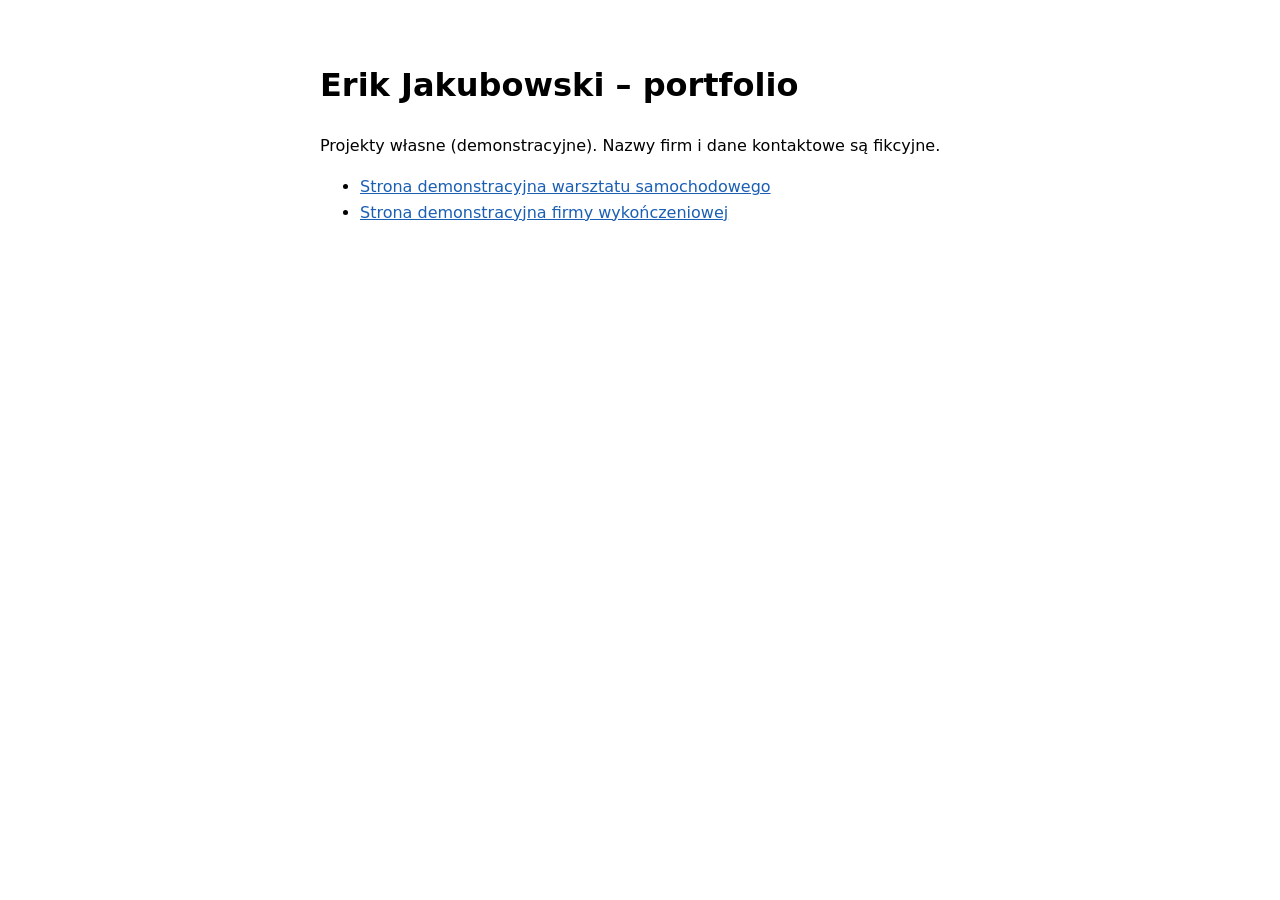
<file: index.html>
<!doctype html><html lang="pl"><head><meta charset="utf-8"><meta name="viewport" content="width=device-width,initial-scale=1"><title>Portfolio – Erik Jakubowski</title><style>body{font-family:system-ui,sans-serif;max-width:640px;margin:60px auto;padding:0 20px;line-height:1.6}a{color:#1a5fb4}</style></head><body><h1>Erik Jakubowski – portfolio</h1><p>Projekty własne (demonstracyjne). Nazwy firm i dane kontaktowe są fikcyjne.</p><ul><li><a href="warsztat/">Strona demonstracyjna warsztatu samochodowego</a></li><li><a href="wykonczenia/">Strona demonstracyjna firmy wykończeniowej</a></li></ul></body></html>
</file>
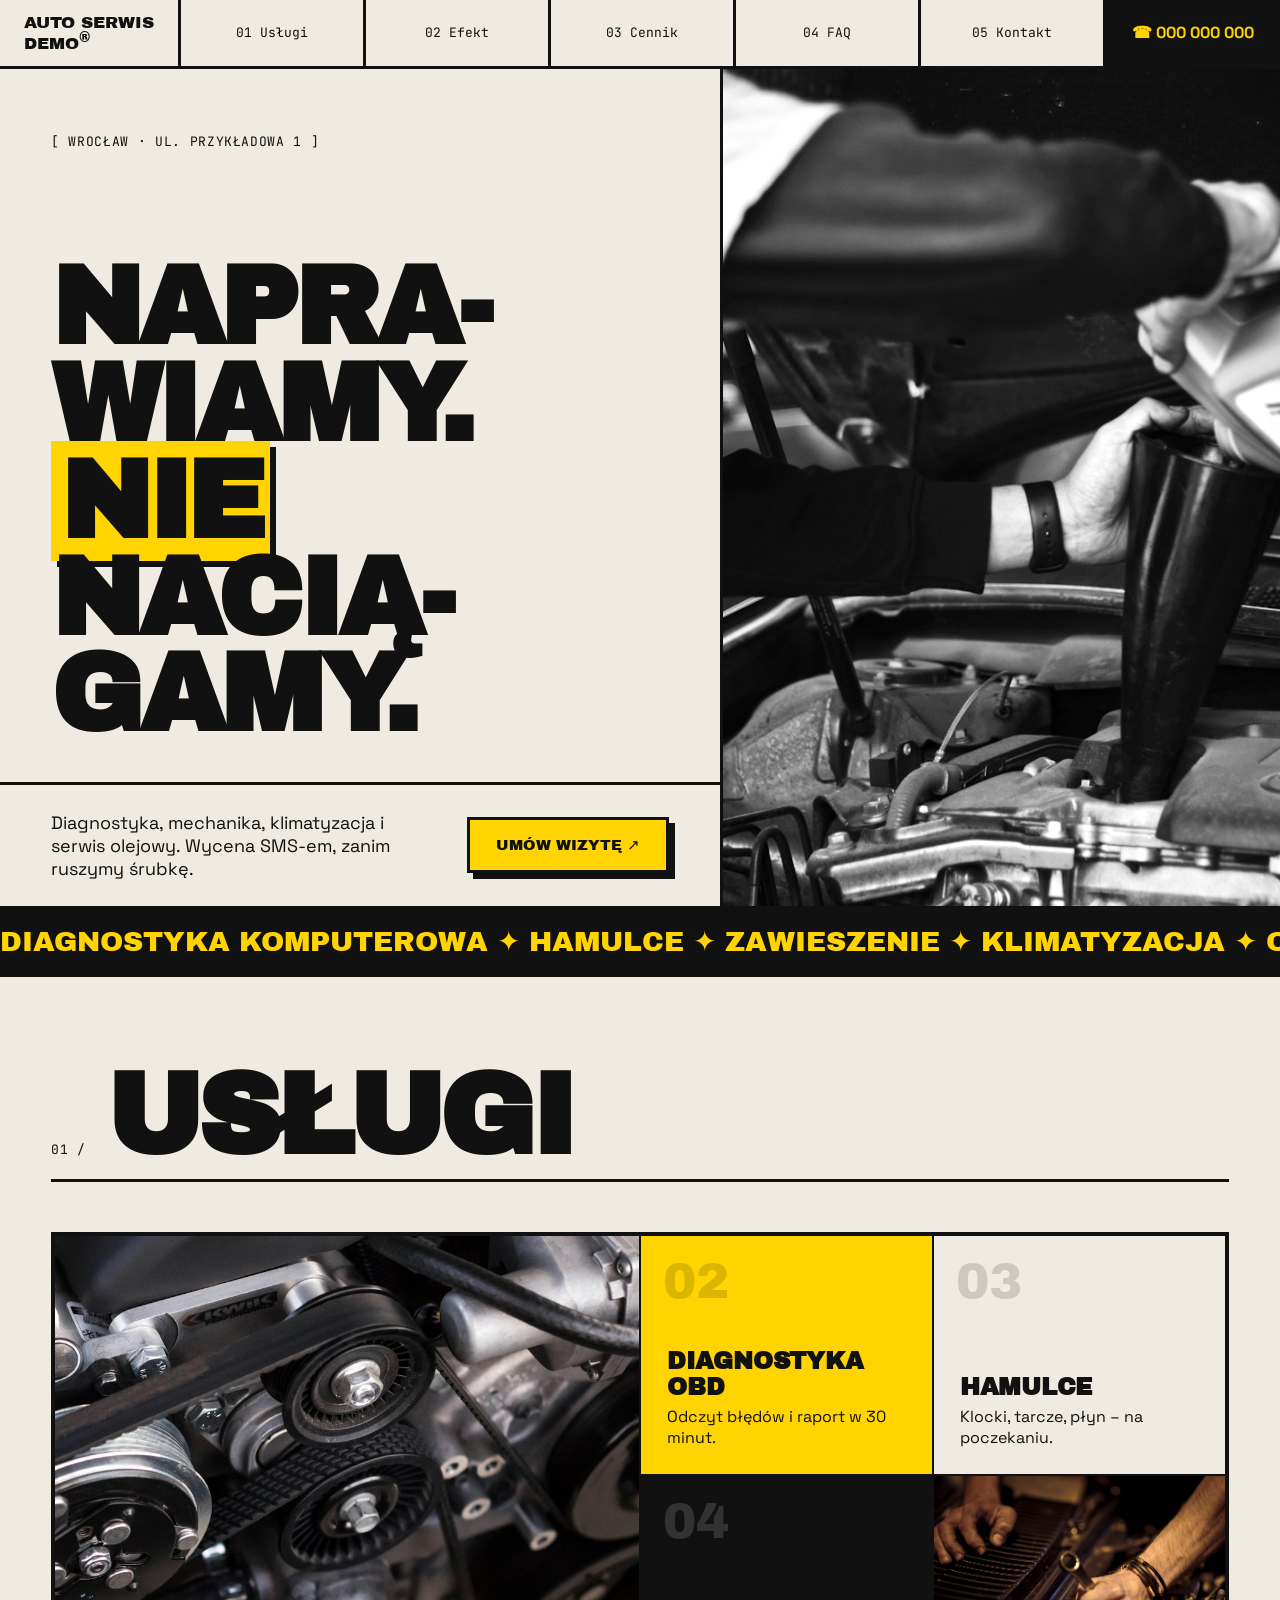
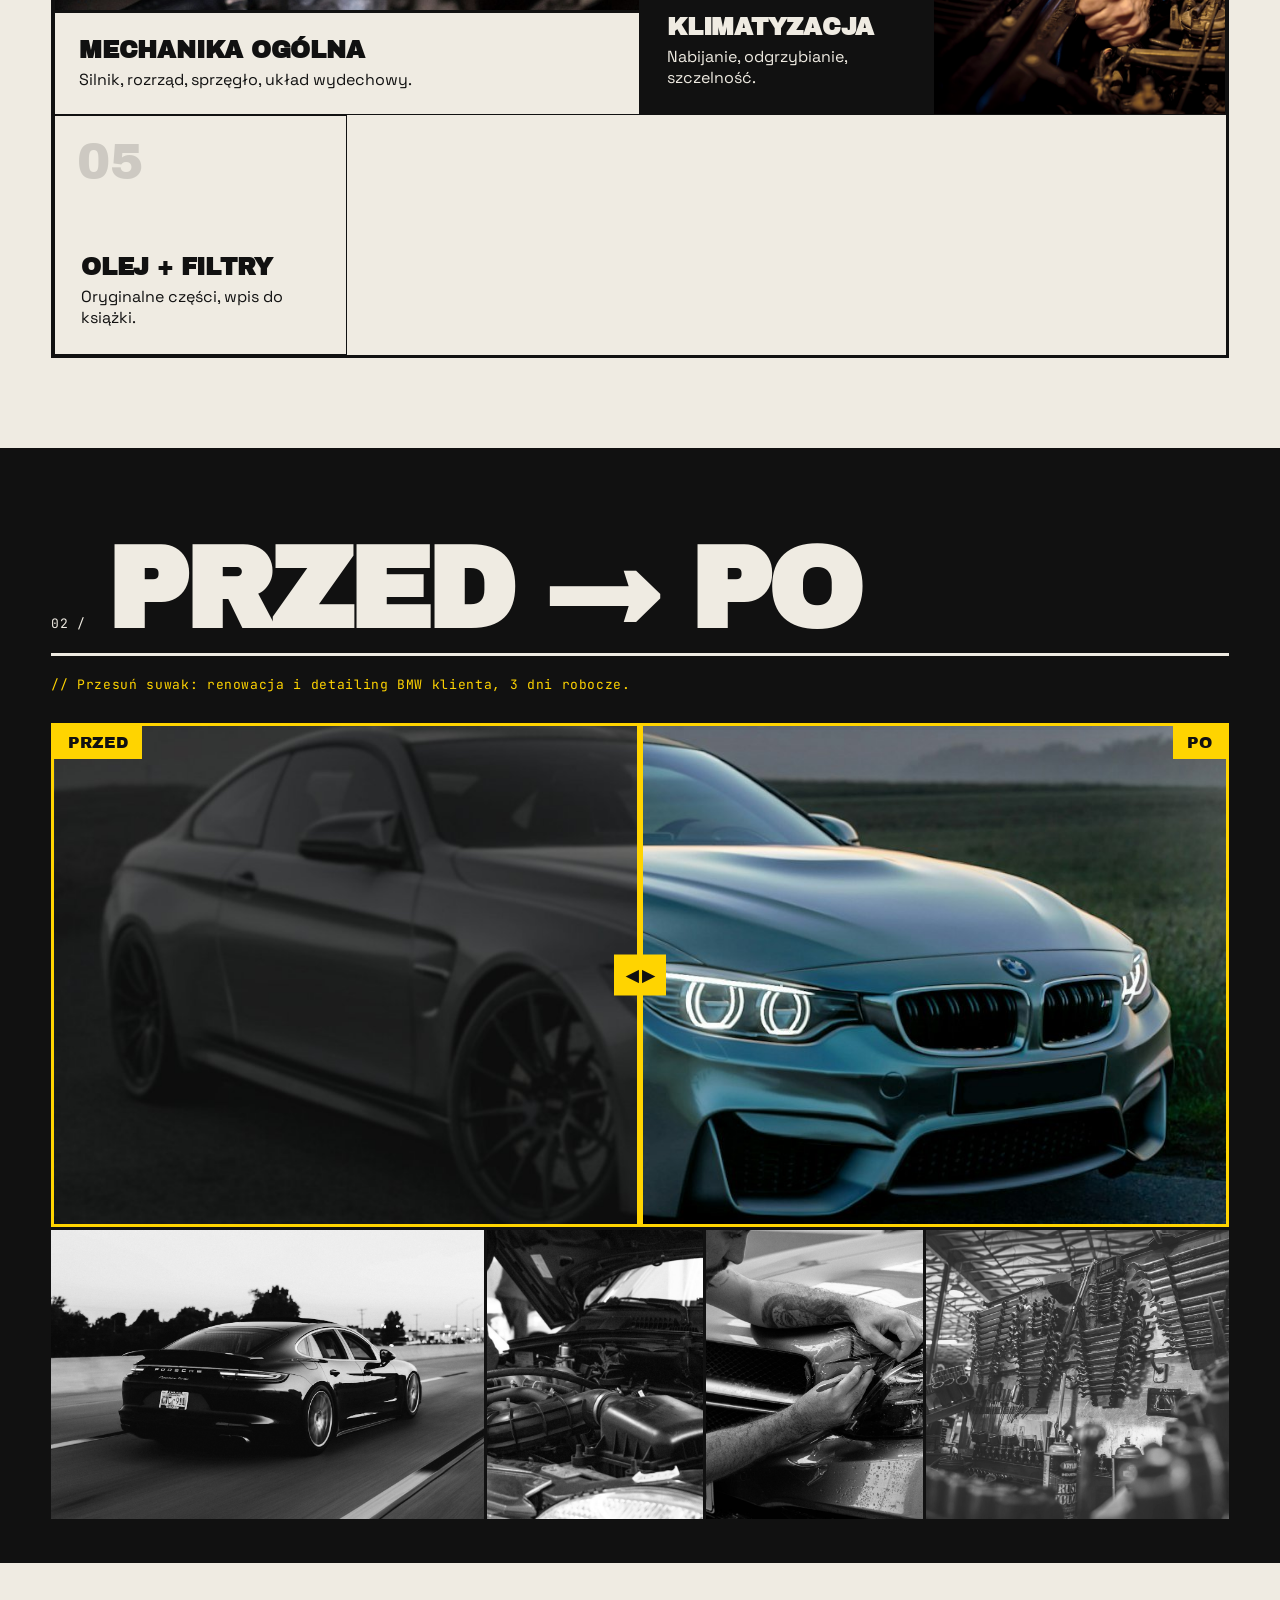
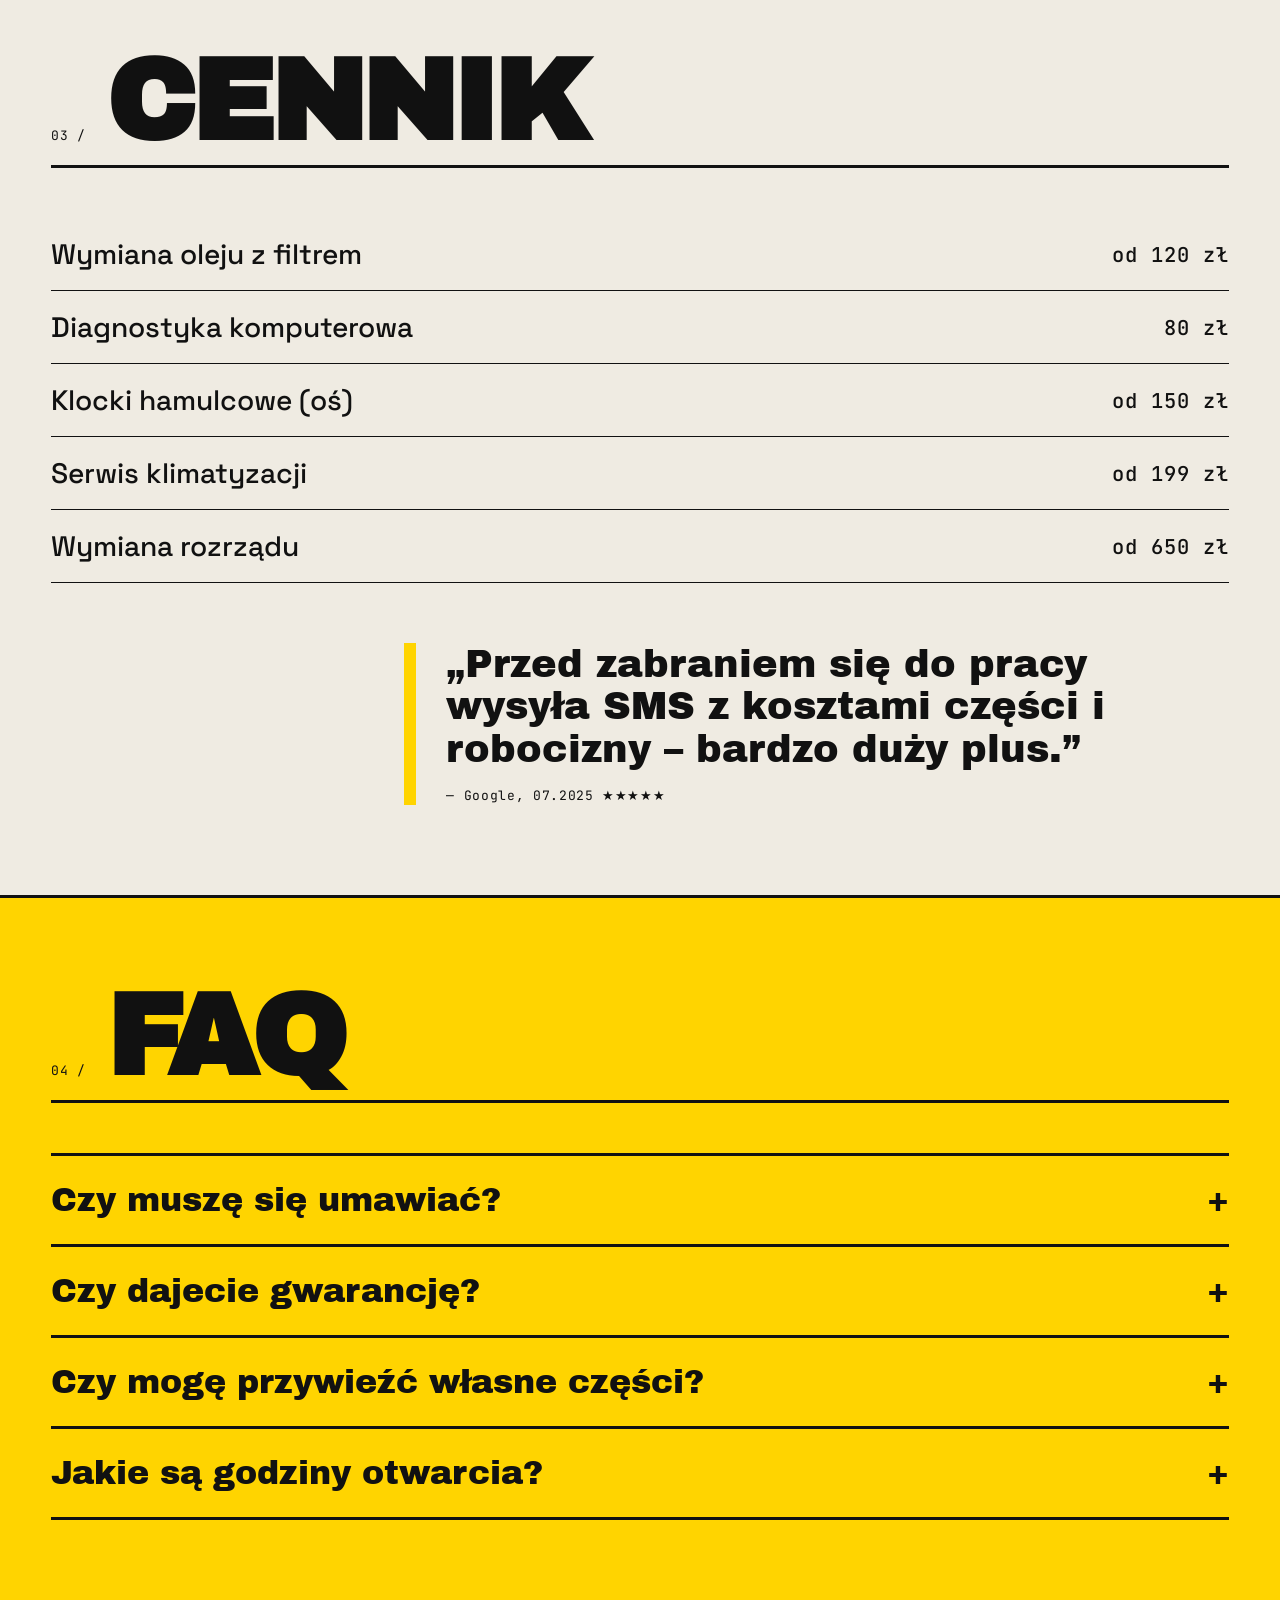
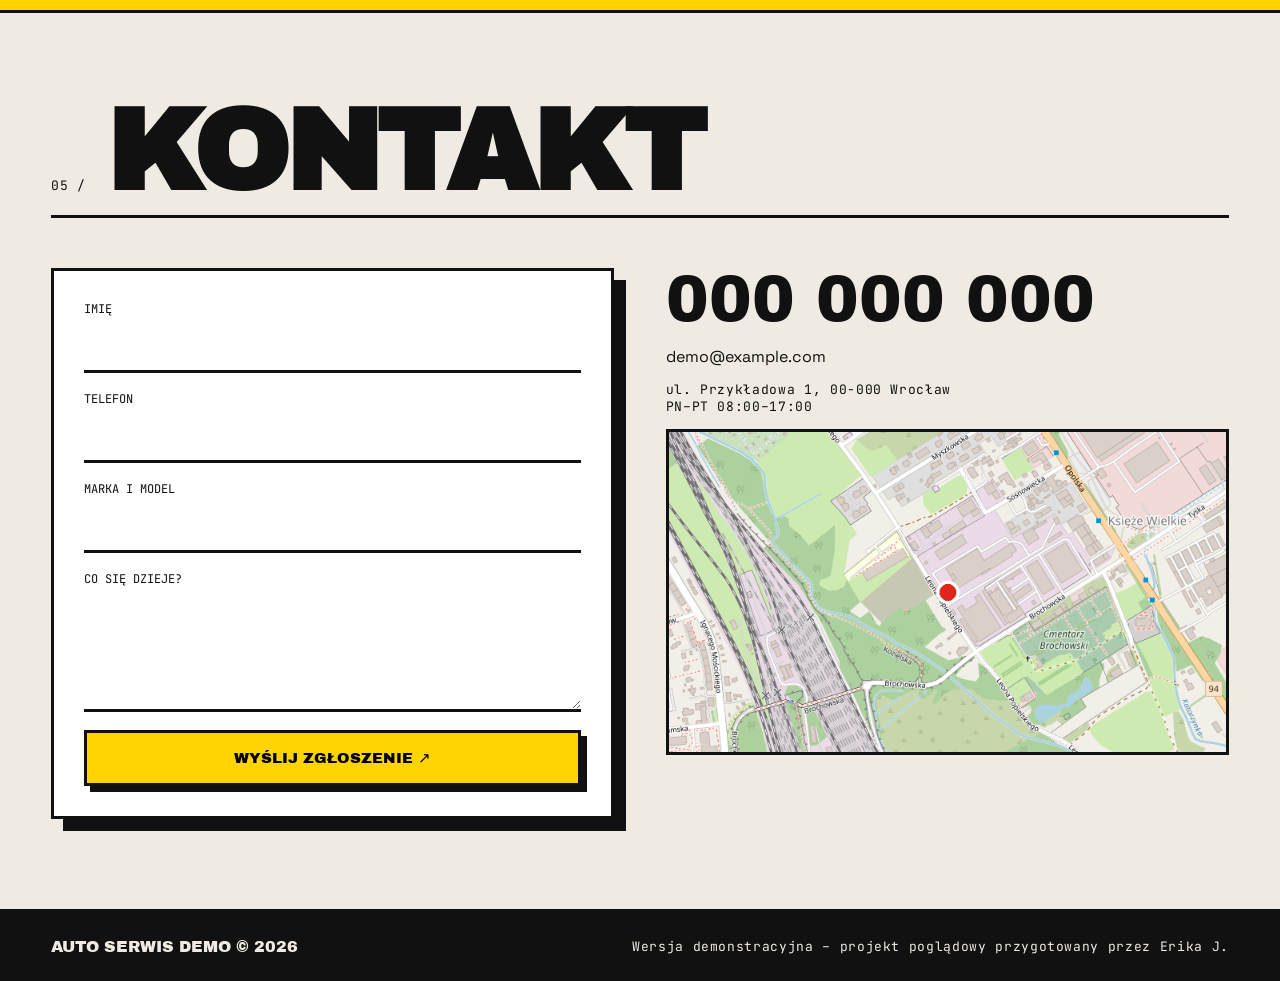
<file: warsztat/index.html>
<!DOCTYPE html><html lang="pl"><head><meta charset="utf-8"><meta name="viewport" content="width=device-width,initial-scale=1">
<title>Auto Serwis Demo – mechanika samochodowa Wrocław</title>
<link href="https://fonts.googleapis.com/css2?family=Archivo+Black&family=Space+Grotesk:wght@400;500;700&family=JetBrains+Mono:wght@500&display=swap" rel="stylesheet">
<link rel="stylesheet" href="style.css"></head><body>
<header class="top"><a href="#top" class="logo">AUTO SERWIS<br>DEMO<sup>®</sup></a>
<nav id="menu"><a href="#uslugi">01 Usługi</a><a href="#efekt">02 Efekt</a><a href="#cennik">03 Cennik</a><a href="#faq">04 FAQ</a><a href="#kontakt">05 Kontakt</a></nav>
<a href="tel:000000000" class="call">☎ 000 000 000</a><button class="burger" aria-label="Menu" aria-expanded="false">MENU</button></header>
<section class="hero" id="top">
<div class="h-txt"><p class="mono">[ WROCŁAW · UL. PRZYKŁADOWA 1 ]</p><h1>NAPRA&shy;WIAMY.<br><em>NIE</em> NACIĄ&shy;GAMY.</h1></div>
<div class="h-img"><img src="img/m-hero.jpg" alt="Mechanik przy pracy"></div>
<div class="h-box y"><b>4,8★</b><span>63 opinie Google</span></div>
<div class="h-box"><p>Diagnostyka, mechanika, klimatyzacja i serwis olejowy. Wycena SMS‑em, zanim ruszymy śrubkę.</p><a href="#kontakt" class="btn">UMÓW WIZYTĘ ↗</a></div></section>
<div class="marquee"><div>DIAGNOSTYKA KOMPUTEROWA ✦ HAMULCE ✦ ZAWIESZENIE ✦ KLIMATYZACJA ✦ OLEJ I FILTRY ✦ ROZRZĄD ✦ SPRZĘGŁA ✦ DIAGNOSTYKA KOMPUTEROWA ✦ HAMULCE ✦ ZAWIESZENIE ✦ KLIMATYZACJA ✦ OLEJ I FILTRY ✦ ROZRZĄD ✦ SPRZĘGŁA ✦&nbsp;</div></div>
<section id="uslugi" class="sec"><div class="head"><span class="mono">01 /</span><h2>USŁUGI</h2></div>
<div class="bento">
<article class="t big"><img src="img/m-engine.jpg" alt=""><div><h3>Mechanika ogólna</h3><p>Silnik, rozrząd, sprzęgło, układ wydechowy.</p></div></article>
<article class="t y"><span class="n">02</span><h3>Diagnostyka OBD</h3><p>Odczyt błędów i raport w 30 minut.</p></article>
<article class="t"><span class="n">03</span><h3>Hamulce</h3><p>Klocki, tarcze, płyn – na poczekaniu.</p></article>
<article class="t blk"><span class="n">04</span><h3>Klimatyzacja</h3><p>Nabijanie, odgrzybianie, szczelność.</p></article>
<article class="t img2"><img src="img/m-hands.jpg" alt=""></article>
<article class="t"><span class="n">05</span><h3>Olej + filtry</h3><p>Oryginalne części, wpis do książki.</p></article></div></section>
<section id="efekt" class="sec blk-bg"><div class="head"><span class="mono">02 /</span><h2>PRZED → PO</h2></div><p class="mono lead">// Przesuń suwak: renowacja i detailing BMW klienta, 3 dni robocze.</p>
<div class="ba" id="ba"><img src="img/after.jpg" alt="Po"><div class="ba-before"><img src="img/before.jpg" alt="Przed"></div><span class="tag l">PRZED</span><span class="tag r">PO</span><div class="ba-handle"></div><input type="range" min="0" max="100" value="50" aria-label="Porównanie"></div>
<div class="strip"><img src="img/m-car2.jpg" alt=""><img src="img/m-hood.jpg" alt=""><img src="img/m-light.jpg" alt=""><img src="img/m-shop.jpg" alt=""></div></section>
<section id="cennik" class="sec"><div class="head"><span class="mono">03 /</span><h2>CENNIK</h2></div>
<table class="price"><tr><td>Wymiana oleju z filtrem</td><td class="mono">od 120 zł</td></tr><tr><td>Diagnostyka komputerowa</td><td class="mono">80 zł</td></tr><tr><td>Klocki hamulcowe (oś)</td><td class="mono">od 150 zł</td></tr><tr><td>Serwis klimatyzacji</td><td class="mono">od 199 zł</td></tr><tr><td>Wymiana rozrządu</td><td class="mono">od 650 zł</td></tr></table>
<div class="quote"><p>„Przed zabraniem się do pracy wysyła SMS z kosztami części i robocizny – bardzo duży plus.”</p><span class="mono">— Google, 07.2025 ★★★★★</span></div></section>
<section id="faq" class="sec y-bg"><div class="head"><span class="mono">04 /</span><h2>FAQ</h2></div><div class="faq">
<details><summary>Czy muszę się umawiać?</summary><p>Najlepiej tak – telefonicznie lub formularzem. Drobne naprawy robimy też „z ulicy”.</p></details>
<details><summary>Czy dajecie gwarancję?</summary><p>12 miesięcy na robociznę i gwarancja producenta na części.</p></details>
<details><summary>Czy mogę przywieźć własne części?</summary><p>Tak, ale wtedy gwarancja obejmuje tylko robociznę.</p></details>
<details><summary>Jakie są godziny otwarcia?</summary><p>Poniedziałek–piątek 8:00–17:00. Weekend zamknięte.</p></details></div></section>
<section id="kontakt" class="sec"><div class="head"><span class="mono">05 /</span><h2>KONTAKT</h2></div><div class="ct">
<form id="form" novalidate><label>IMIĘ<input name="name" required minlength="2"></label><label>TELEFON<input name="phone" type="tel" required pattern="[0-9 +]{9,15}"></label><label>MARKA I MODEL<input name="car" required></label><label>CO SIĘ DZIEJE?<textarea name="msg" rows="4" required minlength="10"></textarea></label><button class="btn" type="submit">WYŚLIJ ZGŁOSZENIE ↗</button><div class="ok" hidden>✔ ZGŁOSZENIE PRZYJĘTE. ODDZWONIMY DZIŚ.</div></form>
<div class="ci"><a href="tel:000000000" class="big-l">000 000 000</a><a href="mailto:demo@example.com">demo@example.com</a><p class="mono">ul. Przykładowa 1, 00-000 Wrocław<br>PN–PT 08:00–17:00</p>
<div class="map"><iframe src="https://www.google.com/maps?q=Wroc%C5%82aw&z=13&output=embed" loading="eager" title="Mapa dojazdu"></iframe></div></div></div></section>
<footer><span>AUTO SERWIS DEMO © 2026</span><span class="mono">Wersja demonstracyjna – projekt poglądowy przygotowany przez Erika J.</span></footer>
<script>
const b=document.querySelector('.burger'),m=document.getElementById('menu');b.onclick=()=>{const o=m.classList.toggle('open');b.setAttribute('aria-expanded',o);b.textContent=o?'ZAMKNIJ':'MENU'};m.querySelectorAll('a').forEach(a=>a.onclick=()=>{m.classList.remove('open');b.textContent='MENU'});
const ba=document.getElementById('ba');ba.querySelector('input').oninput=e=>ba.style.setProperty('--p',e.target.value+'%');
document.querySelectorAll('.faq details').forEach(d=>d.addEventListener('toggle',()=>{if(d.open)document.querySelectorAll('.faq details').forEach(o=>o!==d&&(o.open=false))}));
const f=document.getElementById('form');f.onsubmit=e=>{e.preventDefault();let ok=true;f.querySelectorAll('input,textarea').forEach(i=>{const v=i.checkValidity();i.classList.toggle('bad',!v);ok=ok&&v});if(ok){/* Po wdrożeniu: fetch('https://formspree.io/f/XXXX',{method:'POST',body:new FormData(f)}) */f.querySelector('.ok').hidden=false;f.reset()}};
</script></body></html>
</file>
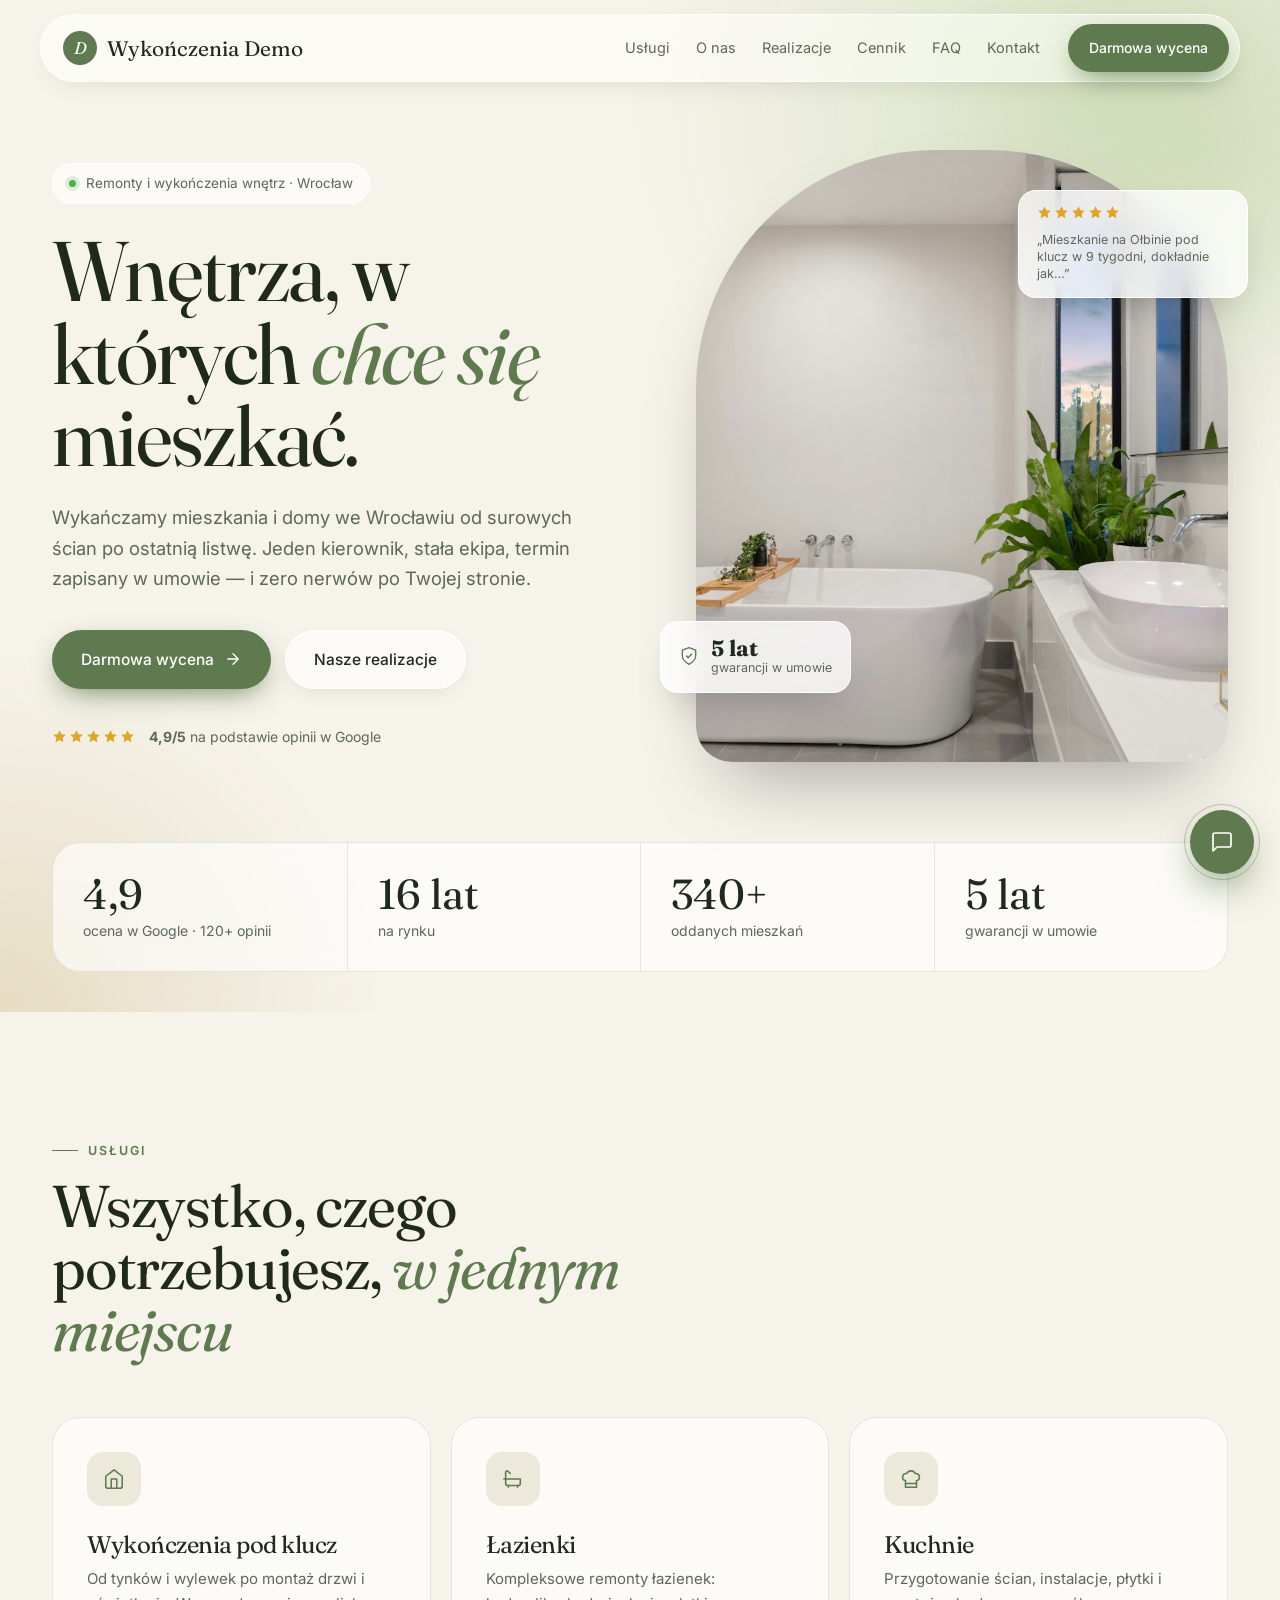
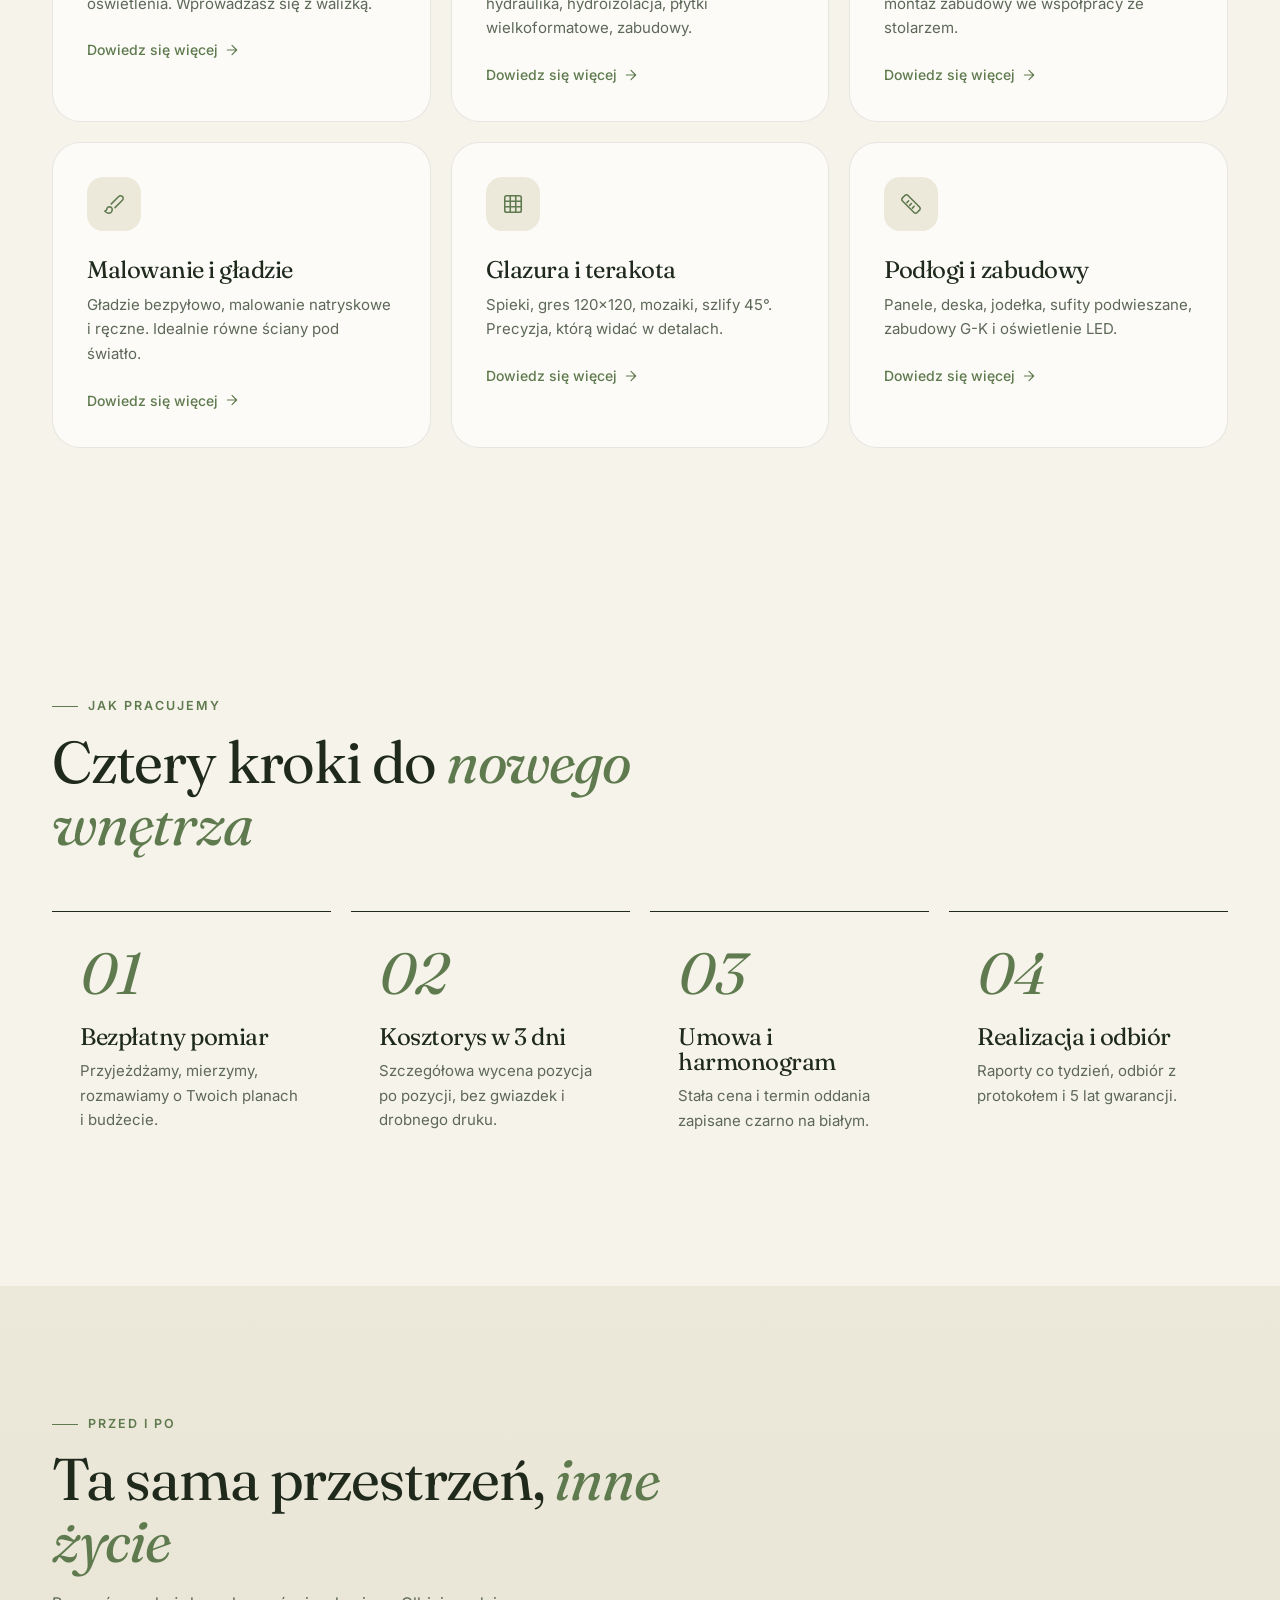
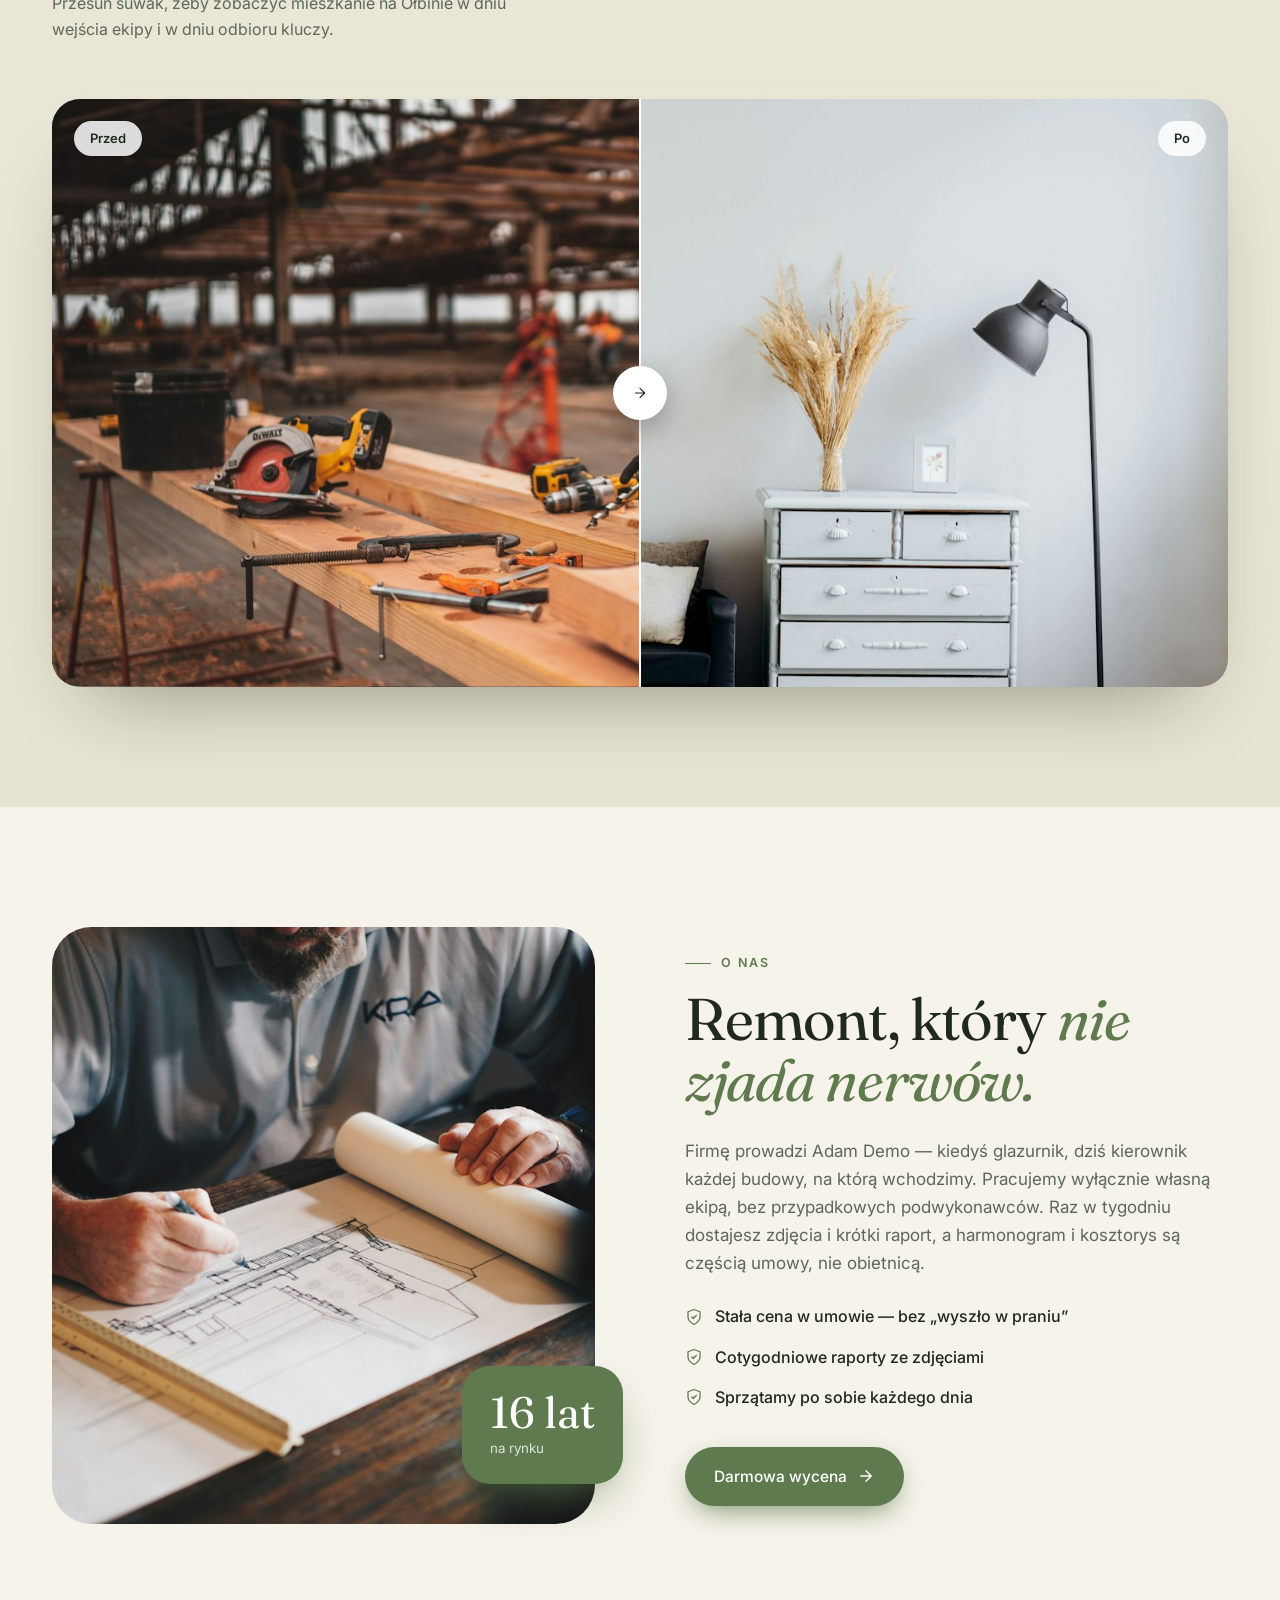
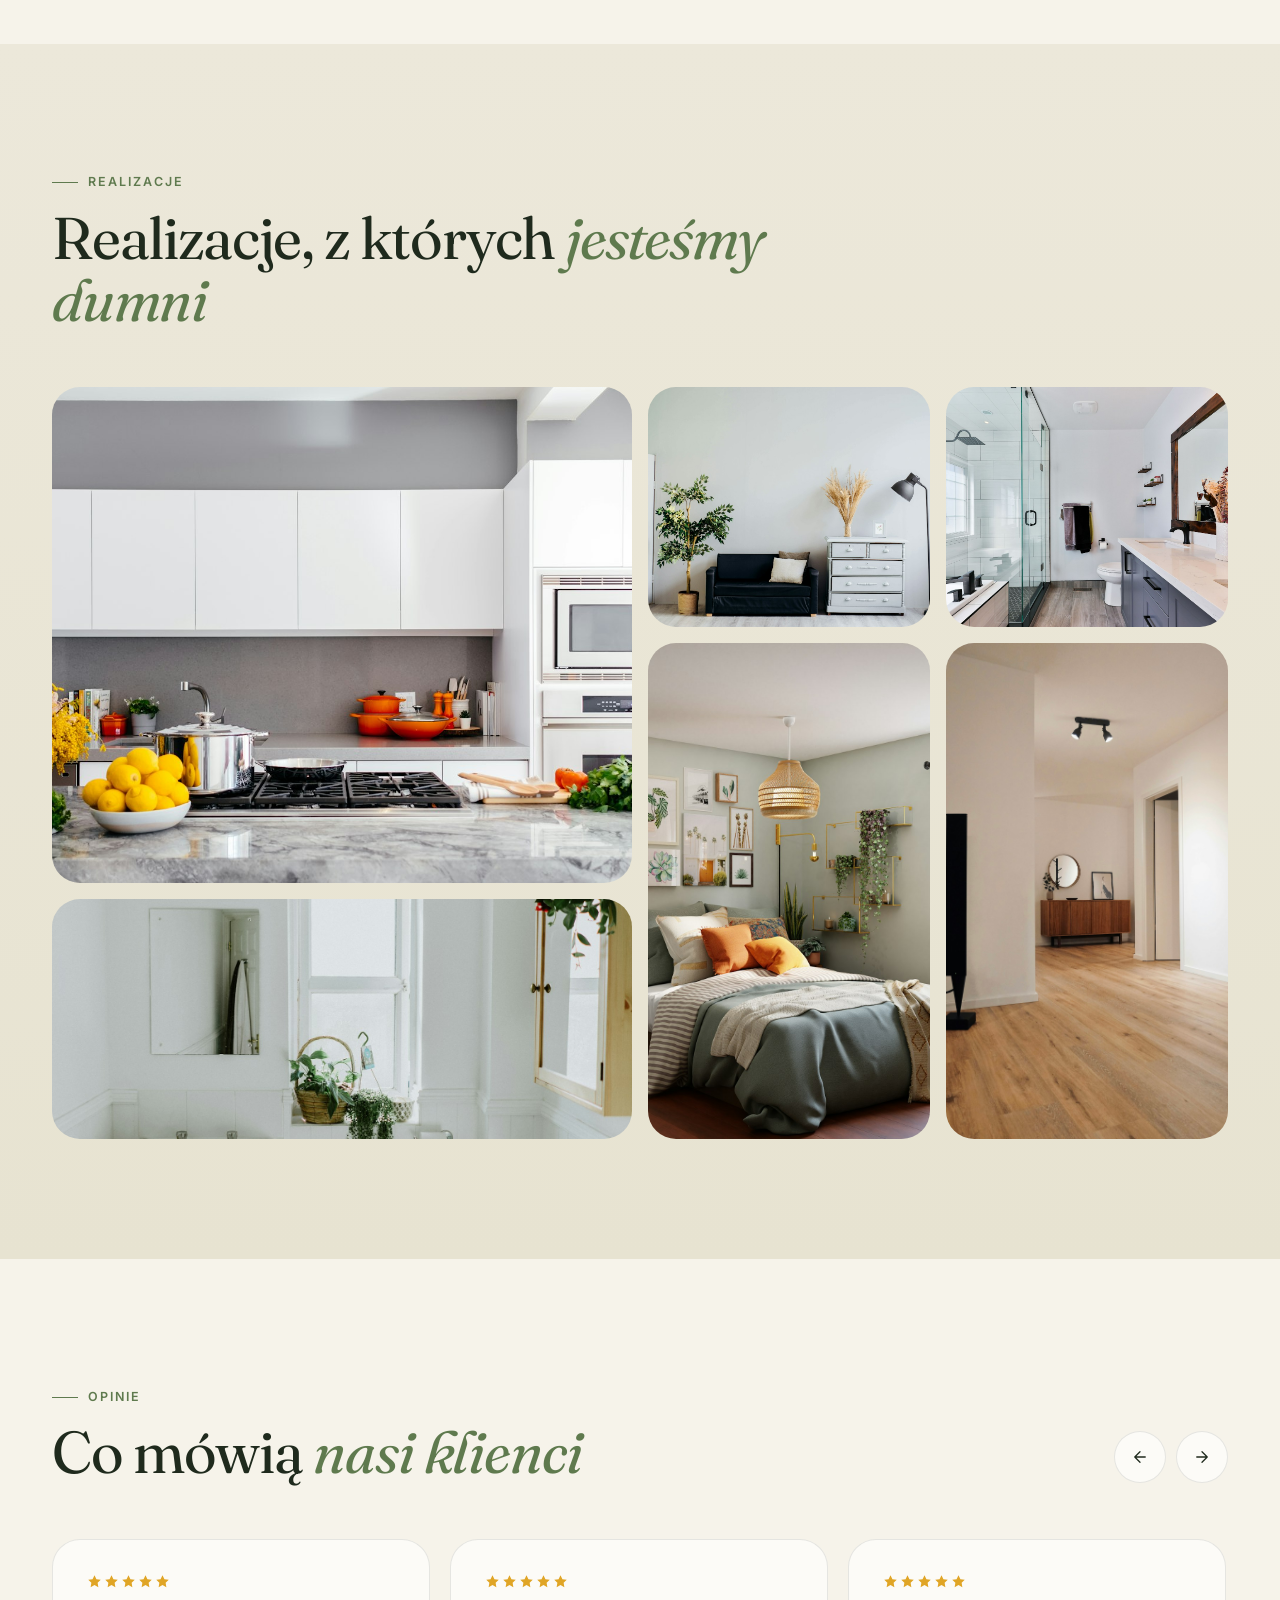
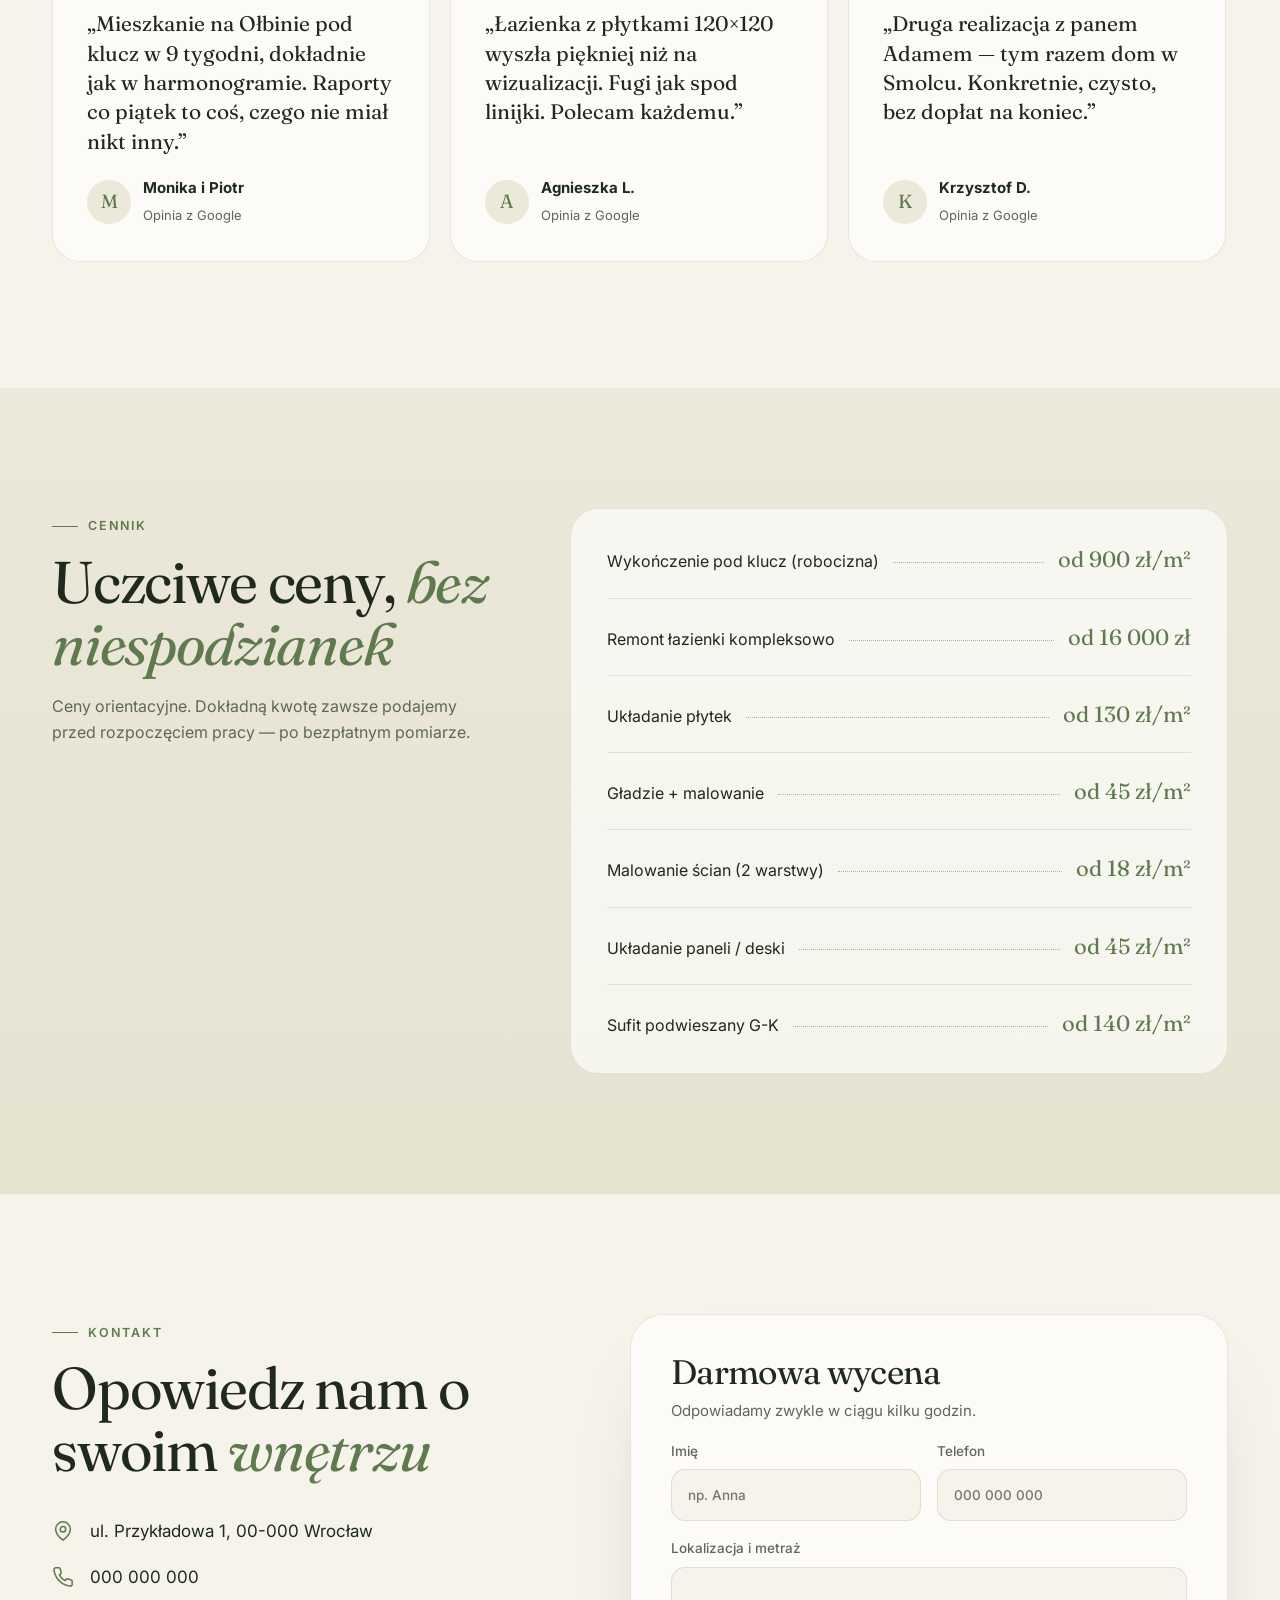
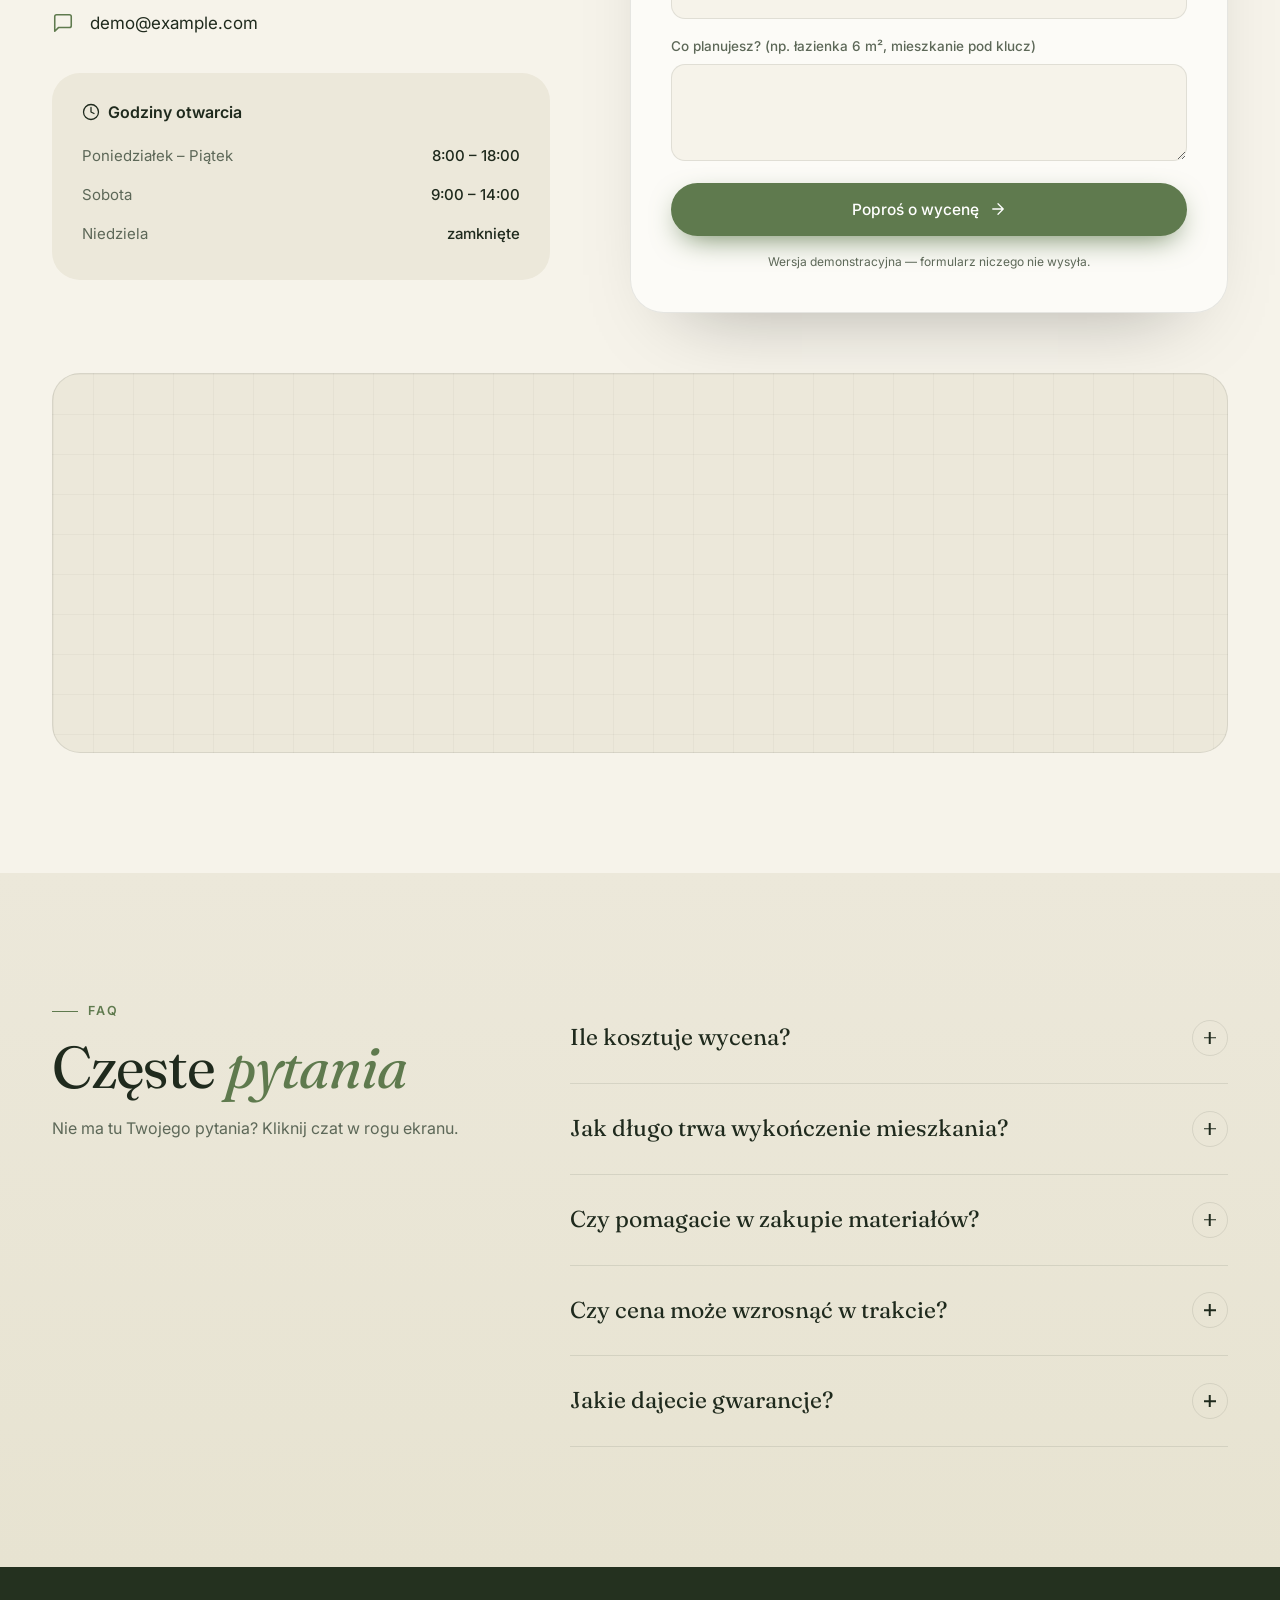
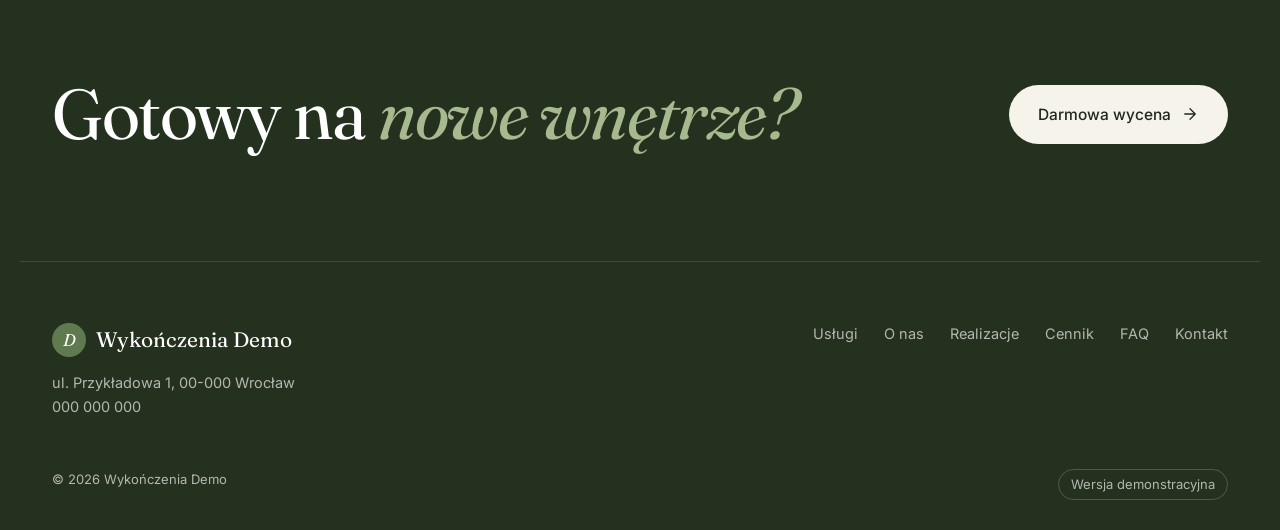
<file: wykonczenia/index.html>
<!doctype html><html lang="pl"><head><meta charset="utf-8"><meta name="viewport" content="width=device-width,initial-scale=1"><title>Wykończenia Demo — Remonty i wykończenia wnętrz · Wrocław</title>
<link rel="preconnect" href="https://fonts.googleapis.com"><link rel="preconnect" href="https://fonts.gstatic.com" crossorigin><link href="https://fonts.googleapis.com/css2?family=Fraunces:ital,opsz,wght@0,9..144,300..700;1,9..144,300..600&family=Inter:wght@400;500;600&display=swap" rel="stylesheet"><link rel="stylesheet" href="style.css"></head>
<body class="natural">
<header class="nav" id="nav"><div class="wrap nb"><a href="#" class="logo"><span class="mk">D</span>Wykończenia Demo</a><nav><a href="#uslugi">Usługi</a><a href="#o-nas">O nas</a><a href="#galeria">Realizacje</a><a href="#cennik">Cennik</a><a href="#faq">FAQ</a><a href="#kontakt">Kontakt</a></nav><a href="#kontakt" class="btn pri sm">Darmowa wycena</a><button class="burger" onclick="document.body.classList.toggle('mo')" aria-label="Menu"><i></i><i></i></button></div></header>
<section class="hero" style="background:radial-gradient(60% 70% at 85% 10%,#d9e3c6 0%,transparent 60%),radial-gradient(50% 60% at 0% 100%,#e6dcc2 0%,transparent 60%),var(--bg)"><div class="wrap hg"><div class="ht"><span class="pill"><span class="dot"></span>Remonty i wykończenia wnętrz · Wrocław</span><h1>Wnętrza, w których <em>chce się</em> mieszkać.</h1><p class="lead">Wykańczamy mieszkania i domy we Wrocławiu od surowych ścian po ostatnią listwę. Jeden kierownik, stała ekipa, termin zapisany w umowie — i zero nerwów po Twojej stronie.</p><div class="ctas"><a href="#kontakt" class="btn pri">Darmowa wycena <svg width="18" height="18" viewBox="0 0 24 24" fill="none" stroke="currentColor" stroke-width="1.7" stroke-linecap="round" stroke-linejoin="round"><path d="M5 12h14M12 5l7 7-7 7"/></svg></a><a href="#galeria" class="btn glass">Nasze realizacje</a></div><div class="rate"><div class="st"><svg width="15" height="15" viewBox="0 0 24 24" fill="none" stroke="currentColor" stroke-width="1.7" stroke-linecap="round" stroke-linejoin="round"><path d="M12 2l3.09 6.26L22 9.27l-5 4.87 1.18 6.88L12 17.77l-6.18 3.25L7 14.14 2 9.27l6.91-1.01z"/></svg><svg width="15" height="15" viewBox="0 0 24 24" fill="none" stroke="currentColor" stroke-width="1.7" stroke-linecap="round" stroke-linejoin="round"><path d="M12 2l3.09 6.26L22 9.27l-5 4.87 1.18 6.88L12 17.77l-6.18 3.25L7 14.14 2 9.27l6.91-1.01z"/></svg><svg width="15" height="15" viewBox="0 0 24 24" fill="none" stroke="currentColor" stroke-width="1.7" stroke-linecap="round" stroke-linejoin="round"><path d="M12 2l3.09 6.26L22 9.27l-5 4.87 1.18 6.88L12 17.77l-6.18 3.25L7 14.14 2 9.27l6.91-1.01z"/></svg><svg width="15" height="15" viewBox="0 0 24 24" fill="none" stroke="currentColor" stroke-width="1.7" stroke-linecap="round" stroke-linejoin="round"><path d="M12 2l3.09 6.26L22 9.27l-5 4.87 1.18 6.88L12 17.77l-6.18 3.25L7 14.14 2 9.27l6.91-1.01z"/></svg><svg width="15" height="15" viewBox="0 0 24 24" fill="none" stroke="currentColor" stroke-width="1.7" stroke-linecap="round" stroke-linejoin="round"><path d="M12 2l3.09 6.26L22 9.27l-5 4.87 1.18 6.88L12 17.77l-6.18 3.25L7 14.14 2 9.27l6.91-1.01z"/></svg></div><span><b>4,9/5</b> na podstawie opinii w Google</span></div></div>
<div class="hi"><div class="frame"><img src="img/r-hero.jpg" alt=""></div><div class="float f1"><svg width="20" height="20" viewBox="0 0 24 24" fill="none" stroke="currentColor" stroke-width="1.7" stroke-linecap="round" stroke-linejoin="round"><path d="M12 22s8-4 8-10V5l-8-3-8 3v7c0 6 8 10 8 10z"/><path d="m9 12 2 2 4-4"/></svg><div><b>5 lat</b><small>gwarancji w umowie</small></div></div><div class="float f2"><div class="st"><svg width="15" height="15" viewBox="0 0 24 24" fill="none" stroke="currentColor" stroke-width="1.7" stroke-linecap="round" stroke-linejoin="round"><path d="M12 2l3.09 6.26L22 9.27l-5 4.87 1.18 6.88L12 17.77l-6.18 3.25L7 14.14 2 9.27l6.91-1.01z"/></svg><svg width="15" height="15" viewBox="0 0 24 24" fill="none" stroke="currentColor" stroke-width="1.7" stroke-linecap="round" stroke-linejoin="round"><path d="M12 2l3.09 6.26L22 9.27l-5 4.87 1.18 6.88L12 17.77l-6.18 3.25L7 14.14 2 9.27l6.91-1.01z"/></svg><svg width="15" height="15" viewBox="0 0 24 24" fill="none" stroke="currentColor" stroke-width="1.7" stroke-linecap="round" stroke-linejoin="round"><path d="M12 2l3.09 6.26L22 9.27l-5 4.87 1.18 6.88L12 17.77l-6.18 3.25L7 14.14 2 9.27l6.91-1.01z"/></svg><svg width="15" height="15" viewBox="0 0 24 24" fill="none" stroke="currentColor" stroke-width="1.7" stroke-linecap="round" stroke-linejoin="round"><path d="M12 2l3.09 6.26L22 9.27l-5 4.87 1.18 6.88L12 17.77l-6.18 3.25L7 14.14 2 9.27l6.91-1.01z"/></svg><svg width="15" height="15" viewBox="0 0 24 24" fill="none" stroke="currentColor" stroke-width="1.7" stroke-linecap="round" stroke-linejoin="round"><path d="M12 2l3.09 6.26L22 9.27l-5 4.87 1.18 6.88L12 17.77l-6.18 3.25L7 14.14 2 9.27l6.91-1.01z"/></svg></div><small>„Mieszkanie na Ołbinie pod klucz w 9 tygodni, dokładnie jak…”</small></div></div></div>
<div class="wrap"><div class="trust rv"><div><b>4,9</b><span>ocena w Google · 120+ opinii</span></div><div><b>16 lat</b><span>na rynku</span></div><div><b>340+</b><span>oddanych mieszkań</span></div><div><b>5 lat</b><span>gwarancji w umowie</span></div></div></div></section>
<section class="sec" id="uslugi"><div class="wrap"><div class="head rv"><span class="eyebrow">Usługi</span><h2>Wszystko, czego potrzebujesz, <em>w jednym miejscu</em></h2></div><div class="svcs"><article class="svc rv"><div class="ico"><svg width="22" height="22" viewBox="0 0 24 24" fill="none" stroke="currentColor" stroke-width="1.7" stroke-linecap="round" stroke-linejoin="round"><path d="m3 9 9-7 9 7v11a2 2 0 0 1-2 2H5a2 2 0 0 1-2-2z"/><path d="M9 22V12h6v10"/></svg></div><h3>Wykończenia pod klucz</h3><p>Od tynków i wylewek po montaż drzwi i oświetlenia. Wprowadzasz się z walizką.</p><span class="more">Dowiedz się więcej <svg width="16" height="16" viewBox="0 0 24 24" fill="none" stroke="currentColor" stroke-width="1.7" stroke-linecap="round" stroke-linejoin="round"><path d="M5 12h14M12 5l7 7-7 7"/></svg></span></article><article class="svc rv"><div class="ico"><svg width="22" height="22" viewBox="0 0 24 24" fill="none" stroke="currentColor" stroke-width="1.7" stroke-linecap="round" stroke-linejoin="round"><path d="M9 6 6.5 3.5a1.5 1.5 0 0 0-1-.5C4.7 3 4 3.7 4 4.5V17a2 2 0 0 0 2 2h12a2 2 0 0 0 2-2v-5H2"/><path d="M7 19v2M17 19v2"/></svg></div><h3>Łazienki</h3><p>Kompleksowe remonty łazienek: hydraulika, hydroizolacja, płytki wielkoformatowe, zabudowy.</p><span class="more">Dowiedz się więcej <svg width="16" height="16" viewBox="0 0 24 24" fill="none" stroke="currentColor" stroke-width="1.7" stroke-linecap="round" stroke-linejoin="round"><path d="M5 12h14M12 5l7 7-7 7"/></svg></span></article><article class="svc rv"><div class="ico"><svg width="22" height="22" viewBox="0 0 24 24" fill="none" stroke="currentColor" stroke-width="1.7" stroke-linecap="round" stroke-linejoin="round"><path d="M6 13.87A4 4 0 0 1 7.41 6a5.11 5.11 0 0 1 9.18 0A4 4 0 0 1 18 13.87V21H6z"/><path d="M6 17h12"/></svg></div><h3>Kuchnie</h3><p>Przygotowanie ścian, instalacje, płytki i montaż zabudowy we współpracy ze stolarzem.</p><span class="more">Dowiedz się więcej <svg width="16" height="16" viewBox="0 0 24 24" fill="none" stroke="currentColor" stroke-width="1.7" stroke-linecap="round" stroke-linejoin="round"><path d="M5 12h14M12 5l7 7-7 7"/></svg></span></article><article class="svc rv"><div class="ico"><svg width="22" height="22" viewBox="0 0 24 24" fill="none" stroke="currentColor" stroke-width="1.7" stroke-linecap="round" stroke-linejoin="round"><path d="m9.06 11.9 8.07-8.06a2.85 2.85 0 1 1 4.03 4.03l-8.06 8.08"/><path d="M7.07 14.94c-1.66 0-3 1.35-3 3.02 0 1.33-2.5 1.52-2 2.02 1.08 1.1 2.49 2.02 4 2.02 2.2 0 4-1.8 4-4.04a3.01 3.01 0 0 0-3-3.02z"/></svg></div><h3>Malowanie i gładzie</h3><p>Gładzie bezpyłowo, malowanie natryskowe i ręczne. Idealnie równe ściany pod światło.</p><span class="more">Dowiedz się więcej <svg width="16" height="16" viewBox="0 0 24 24" fill="none" stroke="currentColor" stroke-width="1.7" stroke-linecap="round" stroke-linejoin="round"><path d="M5 12h14M12 5l7 7-7 7"/></svg></span></article><article class="svc rv"><div class="ico"><svg width="22" height="22" viewBox="0 0 24 24" fill="none" stroke="currentColor" stroke-width="1.7" stroke-linecap="round" stroke-linejoin="round"><rect x="3" y="3" width="18" height="18" rx="2"/><path d="M3 9h18M3 15h18M9 3v18M15 3v18"/></svg></div><h3>Glazura i terakota</h3><p>Spieki, gres 120×120, mozaiki, szlify 45°. Precyzja, którą widać w detalach.</p><span class="more">Dowiedz się więcej <svg width="16" height="16" viewBox="0 0 24 24" fill="none" stroke="currentColor" stroke-width="1.7" stroke-linecap="round" stroke-linejoin="round"><path d="M5 12h14M12 5l7 7-7 7"/></svg></span></article><article class="svc rv"><div class="ico"><svg width="22" height="22" viewBox="0 0 24 24" fill="none" stroke="currentColor" stroke-width="1.7" stroke-linecap="round" stroke-linejoin="round"><path d="M21.3 15.3a2.4 2.4 0 0 1 0 3.4l-2.6 2.6a2.4 2.4 0 0 1-3.4 0L2.7 8.7a2.4 2.4 0 0 1 0-3.4l2.6-2.6a2.4 2.4 0 0 1 3.4 0Z"/><path d="m7.5 10.5 2-2M10.5 13.5l2-2M13.5 16.5l2-2"/></svg></div><h3>Podłogi i zabudowy</h3><p>Panele, deska, jodełka, sufity podwieszane, zabudowy G-K i oświetlenie LED.</p><span class="more">Dowiedz się więcej <svg width="16" height="16" viewBox="0 0 24 24" fill="none" stroke="currentColor" stroke-width="1.7" stroke-linecap="round" stroke-linejoin="round"><path d="M5 12h14M12 5l7 7-7 7"/></svg></span></article></div></div></section>
<section class="sec" id="proces"><div class="wrap"><div class="head rv"><span class="eyebrow">Jak pracujemy</span><h2>Cztery kroki do <em>nowego wnętrza</em></h2></div><div class="steps"><div class="step rv"><span class="n">01</span><h3>Bezpłatny pomiar</h3><p>Przyjeżdżamy, mierzymy, rozmawiamy o Twoich planach i budżecie.</p></div><div class="step rv"><span class="n">02</span><h3>Kosztorys w 3 dni</h3><p>Szczegółowa wycena pozycja po pozycji, bez gwiazdek i drobnego druku.</p></div><div class="step rv"><span class="n">03</span><h3>Umowa i harmonogram</h3><p>Stała cena i termin oddania zapisane czarno na białym.</p></div><div class="step rv"><span class="n">04</span><h3>Realizacja i odbiór</h3><p>Raporty co tydzień, odbiór z protokołem i 5 lat gwarancji.</p></div></div></div></section>
<section class="sec alt" id="przed-po"><div class="wrap ba-wrap"><div class="head rv"><span class="eyebrow">Przed i po</span><h2>Ta sama przestrzeń, <em>inne życie</em></h2><p class="sub">Przesuń suwak, żeby zobaczyć mieszkanie na Ołbinie w dniu wejścia ekipy i w dniu odbioru kluczy.</p></div>
<div class="ba rv" id="ba"><img src="img/r-living.jpg" alt="po"><div class="bef"><img src="img/r-work.jpg" alt="przed"></div><span class="tag l">Przed</span><span class="tag r">Po</span><div class="hd"><span><svg width="16" height="16" viewBox="0 0 24 24" fill="none" stroke="currentColor" stroke-width="1.7" stroke-linecap="round" stroke-linejoin="round"><path d="M5 12h14M12 5l7 7-7 7"/></svg></span></div><input type="range" min="0" max="100" value="50" aria-label="Przed i po"></div></div></section>
<section class="sec" id="o-nas"><div class="wrap ab"><div class="abimg rv"><img src="img/r-plans.jpg" alt=""><div class="badge"><b>16 lat</b><small>na rynku</small></div></div><div class="abt rv"><span class="eyebrow">O nas</span><h2>Remont, który <em>nie zjada nerwów.</em></h2><p>Firmę prowadzi Adam Demo — kiedyś glazurnik, dziś kierownik każdej budowy, na którą wchodzimy. Pracujemy wyłącznie własną ekipą, bez przypadkowych podwykonawców. Raz w tygodniu dostajesz zdjęcia i krótki raport, a harmonogram i kosztorys są częścią umowy, nie obietnicą.</p><ul class="pts"><li><svg width="18" height="18" viewBox="0 0 24 24" fill="none" stroke="currentColor" stroke-width="1.7" stroke-linecap="round" stroke-linejoin="round"><path d="M12 22s8-4 8-10V5l-8-3-8 3v7c0 6 8 10 8 10z"/><path d="m9 12 2 2 4-4"/></svg>Stała cena w umowie — bez „wyszło w praniu”</li><li><svg width="18" height="18" viewBox="0 0 24 24" fill="none" stroke="currentColor" stroke-width="1.7" stroke-linecap="round" stroke-linejoin="round"><path d="M12 22s8-4 8-10V5l-8-3-8 3v7c0 6 8 10 8 10z"/><path d="m9 12 2 2 4-4"/></svg>Cotygodniowe raporty ze zdjęciami</li><li><svg width="18" height="18" viewBox="0 0 24 24" fill="none" stroke="currentColor" stroke-width="1.7" stroke-linecap="round" stroke-linejoin="round"><path d="M12 22s8-4 8-10V5l-8-3-8 3v7c0 6 8 10 8 10z"/><path d="m9 12 2 2 4-4"/></svg>Sprzątamy po sobie każdego dnia</li></ul><a href="#kontakt" class="btn pri">Darmowa wycena <svg width="18" height="18" viewBox="0 0 24 24" fill="none" stroke="currentColor" stroke-width="1.7" stroke-linecap="round" stroke-linejoin="round"><path d="M5 12h14M12 5l7 7-7 7"/></svg></a></div></div></section>
<section class="sec alt" id="galeria"><div class="wrap"><div class="head rv"><span class="eyebrow">Realizacje</span><h2>Realizacje, z których <em>jesteśmy dumni</em></h2></div><div class="gal"><figure class="g0 rv"><img src="img/r-kitchen.jpg" alt="" loading="lazy"></figure><figure class="g1 rv"><img src="img/r-living.jpg" alt="" loading="lazy"></figure><figure class="g2 rv"><img src="img/r-bath2.jpg" alt="" loading="lazy"></figure><figure class="g3 rv"><img src="img/r-bed.jpg" alt="" loading="lazy"></figure><figure class="g4 rv"><img src="img/r-floor.jpg" alt="" loading="lazy"></figure><figure class="g5 rv"><img src="img/r-bath3.jpg" alt="" loading="lazy"></figure></div></div></section>
<section class="sec" id="opinie"><div class="wrap"><div class="head rv hrow"><div><span class="eyebrow">Opinie</span><h2>Co mówią <em>nasi klienci</em></h2></div><div class="arr"><button onclick="sl(-1)" aria-label="Wstecz" style="transform:scaleX(-1)"><svg width="18" height="18" viewBox="0 0 24 24" fill="none" stroke="currentColor" stroke-width="1.7" stroke-linecap="round" stroke-linejoin="round"><path d="M5 12h14M12 5l7 7-7 7"/></svg></button><button onclick="sl(1)" aria-label="Dalej"><svg width="18" height="18" viewBox="0 0 24 24" fill="none" stroke="currentColor" stroke-width="1.7" stroke-linecap="round" stroke-linejoin="round"><path d="M5 12h14M12 5l7 7-7 7"/></svg></button></div></div><div class="revs rv" id="revs"><blockquote class="rev"><div class="st"><svg width="15" height="15" viewBox="0 0 24 24" fill="none" stroke="currentColor" stroke-width="1.7" stroke-linecap="round" stroke-linejoin="round"><path d="M12 2l3.09 6.26L22 9.27l-5 4.87 1.18 6.88L12 17.77l-6.18 3.25L7 14.14 2 9.27l6.91-1.01z"/></svg><svg width="15" height="15" viewBox="0 0 24 24" fill="none" stroke="currentColor" stroke-width="1.7" stroke-linecap="round" stroke-linejoin="round"><path d="M12 2l3.09 6.26L22 9.27l-5 4.87 1.18 6.88L12 17.77l-6.18 3.25L7 14.14 2 9.27l6.91-1.01z"/></svg><svg width="15" height="15" viewBox="0 0 24 24" fill="none" stroke="currentColor" stroke-width="1.7" stroke-linecap="round" stroke-linejoin="round"><path d="M12 2l3.09 6.26L22 9.27l-5 4.87 1.18 6.88L12 17.77l-6.18 3.25L7 14.14 2 9.27l6.91-1.01z"/></svg><svg width="15" height="15" viewBox="0 0 24 24" fill="none" stroke="currentColor" stroke-width="1.7" stroke-linecap="round" stroke-linejoin="round"><path d="M12 2l3.09 6.26L22 9.27l-5 4.87 1.18 6.88L12 17.77l-6.18 3.25L7 14.14 2 9.27l6.91-1.01z"/></svg><svg width="15" height="15" viewBox="0 0 24 24" fill="none" stroke="currentColor" stroke-width="1.7" stroke-linecap="round" stroke-linejoin="round"><path d="M12 2l3.09 6.26L22 9.27l-5 4.87 1.18 6.88L12 17.77l-6.18 3.25L7 14.14 2 9.27l6.91-1.01z"/></svg></div><p>„Mieszkanie na Ołbinie pod klucz w 9 tygodni, dokładnie jak w harmonogramie. Raporty co piątek to coś, czego nie miał nikt inny.”</p><footer><span class="av">M</span><div><b>Monika i Piotr</b><small>Opinia z Google</small></div></footer></blockquote><blockquote class="rev"><div class="st"><svg width="15" height="15" viewBox="0 0 24 24" fill="none" stroke="currentColor" stroke-width="1.7" stroke-linecap="round" stroke-linejoin="round"><path d="M12 2l3.09 6.26L22 9.27l-5 4.87 1.18 6.88L12 17.77l-6.18 3.25L7 14.14 2 9.27l6.91-1.01z"/></svg><svg width="15" height="15" viewBox="0 0 24 24" fill="none" stroke="currentColor" stroke-width="1.7" stroke-linecap="round" stroke-linejoin="round"><path d="M12 2l3.09 6.26L22 9.27l-5 4.87 1.18 6.88L12 17.77l-6.18 3.25L7 14.14 2 9.27l6.91-1.01z"/></svg><svg width="15" height="15" viewBox="0 0 24 24" fill="none" stroke="currentColor" stroke-width="1.7" stroke-linecap="round" stroke-linejoin="round"><path d="M12 2l3.09 6.26L22 9.27l-5 4.87 1.18 6.88L12 17.77l-6.18 3.25L7 14.14 2 9.27l6.91-1.01z"/></svg><svg width="15" height="15" viewBox="0 0 24 24" fill="none" stroke="currentColor" stroke-width="1.7" stroke-linecap="round" stroke-linejoin="round"><path d="M12 2l3.09 6.26L22 9.27l-5 4.87 1.18 6.88L12 17.77l-6.18 3.25L7 14.14 2 9.27l6.91-1.01z"/></svg><svg width="15" height="15" viewBox="0 0 24 24" fill="none" stroke="currentColor" stroke-width="1.7" stroke-linecap="round" stroke-linejoin="round"><path d="M12 2l3.09 6.26L22 9.27l-5 4.87 1.18 6.88L12 17.77l-6.18 3.25L7 14.14 2 9.27l6.91-1.01z"/></svg></div><p>„Łazienka z płytkami 120×120 wyszła piękniej niż na wizualizacji. Fugi jak spod linijki. Polecam każdemu.”</p><footer><span class="av">A</span><div><b>Agnieszka L.</b><small>Opinia z Google</small></div></footer></blockquote><blockquote class="rev"><div class="st"><svg width="15" height="15" viewBox="0 0 24 24" fill="none" stroke="currentColor" stroke-width="1.7" stroke-linecap="round" stroke-linejoin="round"><path d="M12 2l3.09 6.26L22 9.27l-5 4.87 1.18 6.88L12 17.77l-6.18 3.25L7 14.14 2 9.27l6.91-1.01z"/></svg><svg width="15" height="15" viewBox="0 0 24 24" fill="none" stroke="currentColor" stroke-width="1.7" stroke-linecap="round" stroke-linejoin="round"><path d="M12 2l3.09 6.26L22 9.27l-5 4.87 1.18 6.88L12 17.77l-6.18 3.25L7 14.14 2 9.27l6.91-1.01z"/></svg><svg width="15" height="15" viewBox="0 0 24 24" fill="none" stroke="currentColor" stroke-width="1.7" stroke-linecap="round" stroke-linejoin="round"><path d="M12 2l3.09 6.26L22 9.27l-5 4.87 1.18 6.88L12 17.77l-6.18 3.25L7 14.14 2 9.27l6.91-1.01z"/></svg><svg width="15" height="15" viewBox="0 0 24 24" fill="none" stroke="currentColor" stroke-width="1.7" stroke-linecap="round" stroke-linejoin="round"><path d="M12 2l3.09 6.26L22 9.27l-5 4.87 1.18 6.88L12 17.77l-6.18 3.25L7 14.14 2 9.27l6.91-1.01z"/></svg><svg width="15" height="15" viewBox="0 0 24 24" fill="none" stroke="currentColor" stroke-width="1.7" stroke-linecap="round" stroke-linejoin="round"><path d="M12 2l3.09 6.26L22 9.27l-5 4.87 1.18 6.88L12 17.77l-6.18 3.25L7 14.14 2 9.27l6.91-1.01z"/></svg></div><p>„Druga realizacja z panem Adamem — tym razem dom w Smolcu. Konkretnie, czysto, bez dopłat na koniec.”</p><footer><span class="av">K</span><div><b>Krzysztof D.</b><small>Opinia z Google</small></div></footer></blockquote><blockquote class="rev"><div class="st"><svg width="15" height="15" viewBox="0 0 24 24" fill="none" stroke="currentColor" stroke-width="1.7" stroke-linecap="round" stroke-linejoin="round"><path d="M12 2l3.09 6.26L22 9.27l-5 4.87 1.18 6.88L12 17.77l-6.18 3.25L7 14.14 2 9.27l6.91-1.01z"/></svg><svg width="15" height="15" viewBox="0 0 24 24" fill="none" stroke="currentColor" stroke-width="1.7" stroke-linecap="round" stroke-linejoin="round"><path d="M12 2l3.09 6.26L22 9.27l-5 4.87 1.18 6.88L12 17.77l-6.18 3.25L7 14.14 2 9.27l6.91-1.01z"/></svg><svg width="15" height="15" viewBox="0 0 24 24" fill="none" stroke="currentColor" stroke-width="1.7" stroke-linecap="round" stroke-linejoin="round"><path d="M12 2l3.09 6.26L22 9.27l-5 4.87 1.18 6.88L12 17.77l-6.18 3.25L7 14.14 2 9.27l6.91-1.01z"/></svg><svg width="15" height="15" viewBox="0 0 24 24" fill="none" stroke="currentColor" stroke-width="1.7" stroke-linecap="round" stroke-linejoin="round"><path d="M12 2l3.09 6.26L22 9.27l-5 4.87 1.18 6.88L12 17.77l-6.18 3.25L7 14.14 2 9.27l6.91-1.01z"/></svg><svg width="15" height="15" viewBox="0 0 24 24" fill="none" stroke="currentColor" stroke-width="1.7" stroke-linecap="round" stroke-linejoin="round"><path d="M12 2l3.09 6.26L22 9.27l-5 4.87 1.18 6.88L12 17.77l-6.18 3.25L7 14.14 2 9.27l6.91-1.01z"/></svg></div><p>„Bałam się remontu z małym dzieckiem w domu. Ekipa sprzątała codziennie, a kuchnia była gotowa przed czasem.”</p><footer><span class="av">E</span><div><b>Ewa S.</b><small>Opinia z Google</small></div></footer></blockquote></div></div></section>
<section class="sec alt" id="cennik"><div class="wrap pr"><div class="rv"><span class="eyebrow">Cennik</span><h2>Uczciwe ceny, <em>bez niespodzianek</em></h2><p class="sub">Ceny orientacyjne. Dokładną kwotę zawsze podajemy przed rozpoczęciem pracy — po bezpłatnym pomiarze.</p></div><ul class="plist rv"><li><span>Wykończenie pod klucz (robocizna)</span><i></i><b>od 900 zł/m²</b></li><li><span>Remont łazienki kompleksowo</span><i></i><b>od 16 000 zł</b></li><li><span>Układanie płytek</span><i></i><b>od 130 zł/m²</b></li><li><span>Gładzie + malowanie</span><i></i><b>od 45 zł/m²</b></li><li><span>Malowanie ścian (2 warstwy)</span><i></i><b>od 18 zł/m²</b></li><li><span>Układanie paneli / deski</span><i></i><b>od 45 zł/m²</b></li><li><span>Sufit podwieszany G-K</span><i></i><b>od 140 zł/m²</b></li></ul></div></section>
<section class="sec" id="kontakt"><div class="wrap ct"><div class="rv"><span class="eyebrow">Kontakt</span><h2>Opowiedz nam o swoim <em>wnętrzu</em></h2><ul class="ci"><li><svg width="22" height="22" viewBox="0 0 24 24" fill="none" stroke="currentColor" stroke-width="1.7" stroke-linecap="round" stroke-linejoin="round"><path d="M20 10c0 6-8 12-8 12s-8-6-8-12a8 8 0 0 1 16 0z"/><circle cx="12" cy="10" r="3"/></svg><span>ul. Przykładowa 1, 00-000 Wrocław</span></li><li><svg width="22" height="22" viewBox="0 0 24 24" fill="none" stroke="currentColor" stroke-width="1.7" stroke-linecap="round" stroke-linejoin="round"><path d="M22 16.92v3a2 2 0 0 1-2.18 2 19.8 19.8 0 0 1-8.63-3.07 19.5 19.5 0 0 1-6-6A19.8 19.8 0 0 1 2.12 4.18 2 2 0 0 1 4.11 2h3a2 2 0 0 1 2 1.72c.13.96.36 1.9.7 2.81a2 2 0 0 1-.45 2.11L8.09 9.91a16 16 0 0 0 6 6l1.27-1.27a2 2 0 0 1 2.11-.45c.9.34 1.85.57 2.81.7A2 2 0 0 1 22 16.92z"/></svg><a href="tel:000000000">000 000 000</a></li><li><svg width="22" height="22" viewBox="0 0 24 24" fill="none" stroke="currentColor" stroke-width="1.7" stroke-linecap="round" stroke-linejoin="round"><path d="M21 15a2 2 0 0 1-2 2H7l-4 4V5a2 2 0 0 1 2-2h14a2 2 0 0 1 2 2z"/></svg><a href="mailto:demo@example.com">demo@example.com</a></li></ul><div class="hrs"><h4><svg width="18" height="18" viewBox="0 0 24 24" fill="none" stroke="currentColor" stroke-width="1.7" stroke-linecap="round" stroke-linejoin="round"><circle cx="12" cy="12" r="10"/><path d="M12 6v6l4 2"/></svg> Godziny otwarcia</h4><ul><li><span>Poniedziałek – Piątek</span><b>8:00 – 18:00</b></li><li><span>Sobota</span><b>9:00 – 14:00</b></li><li><span>Niedziela</span><b>zamknięte</b></li></ul></div></div><form class="form" onsubmit="event.preventDefault();this.innerHTML='<div class=ok><h3>Dziękujemy!</h3><p>Oddzwonimy w ciągu jednego dnia roboczego.</p></div>'"><h3>Darmowa wycena</h3><p class="fs">Odpowiadamy zwykle w ciągu kilku godzin.</p><div class="row"><label>Imię<input required placeholder="np. Anna"></label><label>Telefon<input required placeholder="000 000 000"></label></div><label>Lokalizacja i metraż<input></label><label>Co planujesz? (np. łazienka 6 m², mieszkanie pod klucz)<textarea rows="3"></textarea></label><button class="btn pri">Poproś o wycenę <svg width="18" height="18" viewBox="0 0 24 24" fill="none" stroke="currentColor" stroke-width="1.7" stroke-linecap="round" stroke-linejoin="round"><path d="M5 12h14M12 5l7 7-7 7"/></svg></button><small class="leg">Wersja demonstracyjna — formularz niczego nie wysyła.</small></form></div>
<div class="wrap"><div class="map rv"><iframe loading="lazy" src="https://www.google.com/maps?q=Wroc%C5%82aw&z=13&output=embed" title="Mapa"></iframe></div></div></section>
<section class="sec alt" id="faq"><div class="wrap fq"><div class="rv"><span class="eyebrow">FAQ</span><h2>Częste <em>pytania</em></h2><p class="sub">Nie ma tu Twojego pytania? Kliknij czat w rogu ekranu.</p></div><div><details class="rv"><summary>Ile kosztuje wycena?<span class="pm"></span></summary><p>Pomiar i kosztorys są całkowicie bezpłatne i niezobowiązujące na terenie Wrocławia i okolic.</p></details><details class="rv"><summary>Jak długo trwa wykończenie mieszkania?<span class="pm"></span></summary><p>Mieszkanie ok. 50 m² pod klucz to zwykle 7–10 tygodni. Łazienka — około 3 tygodni.</p></details><details class="rv"><summary>Czy pomagacie w zakupie materiałów?<span class="pm"></span></summary><p>Tak. Możemy kupić materiały z naszym rabatem albo doradzić przy Twoich zakupach.</p></details><details class="rv"><summary>Czy cena może wzrosnąć w trakcie?<span class="pm"></span></summary><p>Nie — cena z umowy jest stała. Zmienia się tylko, jeśli sam zdecydujesz o dodatkowych pracach.</p></details><details class="rv"><summary>Jakie dajecie gwarancje?<span class="pm"></span></summary><p>5 lat gwarancji na wykonane prace, zapisane w umowie.</p></details></div></div></section>
<section class="cta-band"><div class="wrap rv"><h2>Gotowy na <em>nowe wnętrze?</em></h2><a href="#kontakt" class="btn inv">Darmowa wycena <svg width="18" height="18" viewBox="0 0 24 24" fill="none" stroke="currentColor" stroke-width="1.7" stroke-linecap="round" stroke-linejoin="round"><path d="M5 12h14M12 5l7 7-7 7"/></svg></a></div></section>
<footer class="foot"><div class="wrap fg"><div><a href="#" class="logo"><span class="mk">D</span>Wykończenia Demo</a><p>ul. Przykładowa 1, 00-000 Wrocław<br>000 000 000</p></div><div class="fl"><a href="#uslugi">Usługi</a><a href="#o-nas">O nas</a><a href="#galeria">Realizacje</a><a href="#cennik">Cennik</a><a href="#faq">FAQ</a><a href="#kontakt">Kontakt</a></div></div><div class="wrap fb"><span>© 2026 Wykończenia Demo</span><span class="demo">Wersja demonstracyjna</span></div></footer>
<button class="cb" id="cb" aria-label="Czat"><svg width="24" height="24" viewBox="0 0 24 24" fill="none" stroke="currentColor" stroke-width="1.7" stroke-linecap="round" stroke-linejoin="round"><path d="M21 15a2 2 0 0 1-2 2H7l-4 4V5a2 2 0 0 1 2-2h14a2 2 0 0 1 2 2z"/></svg></button>
<div class="cw" id="cw"><div class="ch"><span class="mk">D</span><div><b>Asystent Demo</b><small><span class="dot"></span>online · odpowiada od razu</small></div><button onclick="tg()" aria-label="Zamknij"><svg width="18" height="18" viewBox="0 0 24 24" fill="none" stroke="currentColor" stroke-width="1.7" stroke-linecap="round" stroke-linejoin="round"><path d="M18 6 6 18M6 6l12 12"/></svg></button></div><div class="cm" id="cm"></div><div class="qs" id="qs"></div><form class="cf" onsubmit="event.preventDefault();ask(this.q.value);this.q.value=''"><input name="q" placeholder="Napisz pytanie…" autocomplete="off"><button aria-label="Wyślij"><svg width="18" height="18" viewBox="0 0 24 24" fill="none" stroke="currentColor" stroke-width="1.7" stroke-linecap="round" stroke-linejoin="round"><path d="m22 2-7 20-4-9-9-4z"/><path d="M22 2 11 13"/></svg></button></form></div>
<script>
const KB=[{"k": ["godzin", "otwar", "czynne", "kiedy", "sobot"], "a": "Biuro czynne pn–pt 8:00–18:00 i w soboty 9:00–14:00. Pomiary umawiamy też po południu."}, {"k": ["gdzie", "adres", "biuro", "dojazd", "teren", "okolic"], "a": "Biuro: ul. Przykładowa 1, Wrocław. Pracujemy we Wrocławiu i do ok. 30 km od miasta."}, {"k": ["wycen", "pomiar", "kosztorys", "darmow"], "a": "Pomiar i kosztorys są bezpłatne. Kosztorys dostajesz w ciągu 3 dni roboczych — zostaw numer w formularzu „Darmowa wycena”."}, {"k": ["łazien", "lazien"], "a": "Kompleksowy remont łazienki to od 16 000 zł i ok. 3 tygodnie pracy."}, {"k": ["klucz", "mieszkan", "deweloper", "stan"], "a": "Wykończenie pod klucz to od 900 zł/m² robocizny. Mieszkanie 50 m² zajmuje zwykle 7–10 tygodni."}, {"k": ["płyt", "plyt", "glazur", "terako"], "a": "Układanie płytek od 130 zł/m², płyty wielkoformatowe wyceniamy indywidualnie."}, {"k": ["malow", "gład", "glad", "ścian"], "a": "Gładzie z malowaniem od 45 zł/m², samo malowanie od 18 zł/m²."}, {"k": ["kuchn"], "a": "Kuchnie robimy kompleksowo z zaufanym stolarzem — wycena po pomiarze."}, {"k": ["termin", "kiedy", "wolny", "długo", "dlugo"], "a": "Najbliższe wolne terminy rozpoczęcia prac podajemy przy wycenie — zwykle 3–6 tygodni."}, {"k": ["gwaranc"], "a": "Dajemy 5 lat gwarancji zapisanej w umowie."}, {"k": ["materiał", "material"], "a": "Możemy kupić materiały z naszym rabatem lub doradzić przy Twoich zakupach."}, {"k": ["cen", "koszt", "ile", "cennik"], "a": "Przykładowo: pod klucz od 900 zł/m², łazienka od 16 000 zł, płytki od 130 zł/m². Dokładną kwotę podamy po bezpłatnym pomiarze."}, {"k": ["kontakt", "telefon", "zadzwo"], "a": "Zadzwoń: 000 000 000 albo napisz: demo@example.com."}],FALL="Tego nie wiem na pewno — najlepiej zadzwoń: 000 000 000 albo napisz na demo@example.com. Chętnie pomożemy!",QS=["Darmowa wycena?", "Ile kosztuje łazienka?", "Jak długo trwa remont?", "Gwarancja"];
const cw=document.getElementById('cw'),cm=document.getElementById('cm');
function add(t,w){const d=document.createElement('div');d.className='msg '+w;d.textContent=t;cm.appendChild(d);cm.scrollTop=1e9}
function tg(){cw.classList.toggle('open');if(!cm.children.length){add('Dzień dobry! 👋 Jestem asystentem firmy Wykończenia Demo. W czym mogę pomóc?','bot');document.getElementById('qs').innerHTML=QS.map(q=>'<button>'+q+'</button>').join('');document.querySelectorAll('#qs button').forEach(b=>b.onclick=()=>ask(b.textContent))}}
function ask(q){if(!q.trim())return;add(q,'me');const l=q.toLowerCase();const h=KB.find(x=>x.k.some(k=>l.includes(k)));const t=document.createElement('div');t.className='msg bot typing';t.innerHTML='<i></i><i></i><i></i>';cm.appendChild(t);cm.scrollTop=1e9;setTimeout(()=>{t.remove();add(h?h.a:FALL,'bot')},650)}
document.getElementById('cb').onclick=tg;
addEventListener('scroll',()=>document.getElementById('nav').classList.toggle('sc',scrollY>20));
const io=new IntersectionObserver(es=>es.forEach(e=>{if(e.isIntersecting){e.target.classList.add('in');io.unobserve(e.target)}}),{threshold:.12});document.querySelectorAll('.rv').forEach(e=>io.observe(e));
function sl(d){const r=document.getElementById('revs');r.scrollBy({left:d*r.clientWidth*.6,behavior:'smooth'})}
document.querySelectorAll('.nav nav a').forEach(a=>a.onclick=()=>document.body.classList.remove('mo'));
const ba=document.getElementById('ba');if(ba){const i=ba.querySelector('input');i.oninput=()=>ba.style.setProperty('--p',i.value+'%')}
</script></body></html>
</file>
<file: warsztat/style.css>
*{box-sizing:border-box;margin:0}html{scroll-behavior:smooth}body{font-family:'Space Grotesk',sans-serif;background:#efebe2;color:#111;overflow-x:hidden}
a{color:inherit;text-decoration:none}img{display:block;width:100%;height:100%;object-fit:cover}.mono{font-family:'JetBrains Mono',monospace;font-size:13px;letter-spacing:.05em}
:root{--y:#ffd400;--k:#111;--line:3px solid #111}
.top{position:sticky;top:0;z-index:50;display:grid;grid-template-columns:auto 1fr auto;align-items:stretch;border-bottom:var(--line);background:#efebe2}
.logo{font-family:'Archivo Black';font-size:17px;line-height:1;padding:14px 24px;border-right:var(--line)}
nav{display:flex}nav a{flex:1;white-space:nowrap;padding:0 14px;display:grid;place-items:center;font-family:'JetBrains Mono';font-size:13px;border-right:var(--line);transition:.2s}nav a:hover{background:var(--y)}
.call{display:grid;place-items:center;padding:0 26px;background:var(--k);color:var(--y);font-weight:700}.burger{display:none;font-family:'Archivo Black';background:var(--y);border:0;border-left:var(--line);padding:0 20px;cursor:pointer}
.hero{display:grid;grid-template-columns:1.3fr 1fr;grid-template-rows:1fr auto;border-bottom:var(--line);min-height:calc(100vh - 60px)}
.h-txt{padding:5vw 4vw 3vw;border-right:var(--line);display:flex;flex-direction:column;justify-content:space-between}
h1{font-family:'Archivo Black';font-size:clamp(52px,8.6vw,150px);line-height:.88;letter-spacing:-.04em;hyphens:manual}h1 em{font-style:normal;background:var(--y);padding:0 .08em;box-shadow:6px 6px 0 #111}
.h-img{grid-row:1/3;grid-column:2;position:relative;overflow:hidden}.h-img img{filter:grayscale(1) contrast(1.15);transition:1s}.h-img:hover img{filter:none;transform:scale(1.04)}
.h-box{border-top:var(--line);border-right:var(--line);padding:26px 4vw;display:flex;gap:30px;align-items:center;justify-content:space-between;font-size:18px}.h-box.y{display:none}
.btn{display:inline-block;background:var(--y);border:var(--line);padding:16px 26px;font-family:'Archivo Black';font-size:15px;box-shadow:6px 6px 0 #111;transition:.15s;cursor:pointer;white-space:nowrap}.btn:hover{transform:translate(-3px,-3px);box-shadow:9px 9px 0 #111}.btn:active{transform:translate(4px,4px);box-shadow:0 0 0}
.marquee{background:var(--k);color:var(--y);overflow:hidden;white-space:nowrap;border-bottom:var(--line);font-family:'Archivo Black';font-size:28px;padding:16px 0}.marquee div{display:inline-block;animation:mq 30s linear infinite}@keyframes mq{to{transform:translateX(-50%)}}
.sec{padding:90px 4vw;border-bottom:var(--line)}.head{display:flex;align-items:baseline;gap:20px;margin-bottom:50px;border-bottom:var(--line);padding-bottom:14px}h2{font-family:'Archivo Black';font-size:clamp(50px,9vw,140px);line-height:.85;letter-spacing:-.04em}
.bento{display:grid;grid-template-columns:repeat(4,1fr);grid-auto-rows:240px;gap:0;border:var(--line)}.t{border:1.5px solid #111;padding:26px;display:flex;flex-direction:column;justify-content:flex-end;position:relative;transition:.25s;overflow:hidden}.t:hover{background:var(--y)}
.t.big{grid-column:span 2;grid-row:span 2;padding:0}.t.big img{position:absolute;inset:0}.t.big div{position:relative;margin-top:auto;background:#efebe2;border-top:var(--line);padding:24px}
.t.y{background:var(--y)}.t.blk{background:#111;color:#efebe2}.t.blk:hover{color:#111}.t.img2{padding:0;grid-row:span 1}
.n{position:absolute;top:18px;left:22px;font-family:'Archivo Black';font-size:50px;opacity:.15}h3{font-family:'Archivo Black';font-size:24px;text-transform:uppercase;letter-spacing:-.01em}.t p{margin-top:6px}
.blk-bg{background:#111;color:#efebe2}.blk-bg .head{border-color:#efebe2}.lead{margin:-30px 0 30px;color:var(--y)}
.ba{--p:50%;position:relative;aspect-ratio:21/9;border:3px solid var(--y);overflow:hidden}.ba-before{position:absolute;inset:0;clip-path:inset(0 calc(100% - var(--p)) 0 0)}.ba-handle{position:absolute;top:0;bottom:0;left:var(--p);width:6px;background:var(--y);transform:translateX(-3px);pointer-events:none}.ba-handle::after{content:'◀ ▶';position:absolute;top:50%;left:50%;transform:translate(-50%,-50%);background:var(--y);color:#111;padding:10px 12px;font-weight:700;white-space:nowrap}
.ba input{position:absolute;inset:0;width:100%;height:100%;opacity:0;cursor:ew-resize}.tag{position:absolute;top:0;background:var(--y);color:#111;font-family:'Archivo Black';padding:8px 14px}.tag.l{left:0}.tag.r{right:0}
.strip{display:grid;grid-template-columns:2fr 1fr 1fr 1.4fr;height:240px;margin-top:3px;gap:3px}.strip img{filter:grayscale(1);transition:.4s}.strip img:hover{filter:none}
.price{width:100%;border-collapse:collapse;font-size:clamp(18px,2.2vw,30px);font-weight:500}.price td{padding:18px 0;border-bottom:1.5px solid #111}.price td:last-child{text-align:right;font-size:clamp(14px,1.6vw,22px)}.price tr:hover{background:var(--y)}
.quote{margin-top:60px;margin-left:30%;border-left:12px solid var(--y);padding-left:30px}.quote p{font-family:'Archivo Black';font-size:clamp(24px,3vw,44px);line-height:1.1;margin-bottom:14px}
.y-bg{background:var(--y)}.faq details{border-top:var(--line)}.faq details:last-child{border-bottom:var(--line)}summary{list-style:none;cursor:pointer;padding:26px 0;font-family:'Archivo Black';font-size:clamp(20px,2.6vw,34px);display:flex;justify-content:space-between}summary::after{content:'+';transition:.3s}details[open] summary::after{transform:rotate(45deg)}details p{padding:0 0 26px;font-size:19px;max-width:700px}
.ct{display:grid;grid-template-columns:1fr 1fr;gap:4vw}form{display:grid;gap:18px;border:var(--line);padding:30px;background:#fff;box-shadow:12px 12px 0 #111}label{display:grid;gap:6px;font-family:'JetBrains Mono';font-size:12px}input,textarea{border:0;border-bottom:var(--line);padding:12px 0;font:inherit;font-size:18px;background:transparent}input:focus,textarea:focus{outline:0;background:#fff7c2}.bad{border-color:#e0261b;background:#ffe5e2}
.ok{background:#111;color:var(--y);padding:16px;font-family:'Archivo Black'}.ci{display:grid;gap:14px;align-content:start}.big-l{font-family:'Archivo Black';font-size:clamp(40px,5vw,80px);line-height:1}.ci a:hover{background:var(--y)}iframe{width:100%;height:320px;border:var(--line);filter:grayscale(1)}
footer{display:flex;justify-content:space-between;flex-wrap:wrap;gap:10px;padding:26px 4vw;background:#111;color:#efebe2;font-family:'Archivo Black'}
@media(max-width:900px){.top{grid-template-columns:1fr auto auto}.call{padding:0 12px;font-size:13px}.burger{display:block}nav{position:fixed;top:60px;left:0;right:0;flex-direction:column;background:var(--y);border-bottom:var(--line);display:none}nav.open{display:flex}nav a{padding:22px;border-right:0;border-bottom:1.5px solid #111;font-size:18px}
.hero{grid-template-columns:1fr;grid-template-rows:auto}.h-img{grid-row:auto;grid-column:auto;height:340px;border-top:var(--line)}.h-txt{border-right:0;gap:30px}.h-box{border-right:0;flex-direction:column;align-items:flex-start}
.bento{grid-template-columns:1fr 1fr;grid-auto-rows:200px}.t{padding:18px}h3{font-size:18px}.ba{aspect-ratio:4/3}.strip{grid-template-columns:1fr 1fr;height:auto}.strip img{height:150px}.quote{margin-left:0}.ct{grid-template-columns:1fr}.marquee{font-size:20px}}
.map{background:url(img/map.png) center/cover;border:3px solid #111}.map iframe{display:block;border:0;background:transparent}
</file>
<file: wykonczenia/style.css>
:root{--bg:#f6f3ea;--bg2:#ece8da;--card:rgba(255,255,255,.62);--ink:#1f2a1d;--mute:#5d6858;--acc:#5f7a4e;--acc2:#a7b98f;--accink:#fff;--line:rgba(31,42,29,.1);--dark:#24311f;--r:28px;--serif:'Fraunces',serif}
*{box-sizing:border-box;margin:0;padding:0}html{scroll-behavior:smooth}
body{font-family:Inter,system-ui,sans-serif;background:var(--bg);color:var(--ink);font-size:16px;line-height:1.65;-webkit-font-smoothing:antialiased;overflow-x:hidden}
img{display:block;width:100%;height:100%;object-fit:cover}a{color:inherit;text-decoration:none}
.wrap{max-width:1240px;margin:0 auto;padding:0 32px}
h1,h2,h3{font-family:var(--serif);font-weight:400;letter-spacing:-.02em;line-height:1.05}
h1 em,h2 em{font-style:italic;color:var(--acc)}
h2{font-size:clamp(36px,4.6vw,60px);margin:14px 0 0}
h3{font-size:24px}
.eyebrow{font-size:12.5px;font-weight:600;letter-spacing:.16em;text-transform:uppercase;color:var(--acc);display:inline-flex;align-items:center;gap:10px}
.eyebrow:before{content:"";width:26px;height:1px;background:currentColor}
.sub{color:var(--mute);margin-top:18px;max-width:460px}
.btn{display:inline-flex;align-items:center;gap:10px;padding:16px 28px;border-radius:999px;font-weight:500;font-size:15.5px;transition:.35s cubic-bezier(.2,.8,.2,1);border:1px solid transparent;cursor:pointer;font-family:inherit}
.btn.pri{background:var(--acc);color:var(--accink);box-shadow:0 10px 30px -10px var(--acc)}
.btn.pri:hover{transform:translateY(-2px);box-shadow:0 18px 40px -12px var(--acc)}
.btn.pri svg{transition:.3s}.btn:hover svg{transform:translateX(4px)}
.btn.glass{background:rgba(255,255,255,.55);backdrop-filter:blur(12px);border-color:rgba(255,255,255,.9);box-shadow:0 6px 24px -10px rgba(0,0,0,.15),inset 0 1px 0 #fff}
.btn.glass:hover{background:#fff;transform:translateY(-2px)}
.btn.sm{padding:11px 20px;font-size:14px}
.btn.inv{background:var(--bg);color:var(--ink)}.btn.inv:hover{transform:translateY(-2px)}
/* nav */
.nav{position:fixed;top:14px;left:0;right:0;z-index:50;transition:.4s}
.nb{display:flex;align-items:center;gap:28px;height:68px;background:rgba(255,255,255,.55);backdrop-filter:blur(18px) saturate(1.4);-webkit-backdrop-filter:blur(18px) saturate(1.4);border:1px solid rgba(255,255,255,.8);border-radius:999px;padding:0 10px 0 22px;max-width:1200px;box-shadow:0 8px 32px -16px rgba(0,0,0,.18)}
.nav.sc .nb{background:rgba(255,255,255,.82)}
.logo{display:flex;align-items:center;gap:10px;font-family:var(--serif);font-size:21px;white-space:nowrap}
.mk{width:34px;height:34px;border-radius:50%;background:var(--acc);color:var(--accink);display:grid;place-items:center;font-size:17px;font-style:italic;flex:none}
.nav nav{display:flex;gap:26px;margin-left:auto;font-size:14.5px;color:var(--mute)}.nav nav a:hover{color:var(--ink)}
.burger{display:none;background:none;border:0;width:44px;height:44px;cursor:pointer;flex-direction:column;justify-content:center;align-items:center;gap:6px}.burger i{width:20px;height:1.5px;background:var(--ink);display:block}
/* hero */
.hero{padding:150px 0 40px;position:relative;overflow:clip}html,body{overflow-x:clip}
.hg{display:grid;grid-template-columns:1.05fr .95fr;gap:56px;align-items:center}
.pill{display:inline-flex;align-items:center;gap:10px;padding:8px 16px;border-radius:999px;background:rgba(255,255,255,.6);border:1px solid rgba(255,255,255,.9);font-size:13.5px;color:var(--mute);backdrop-filter:blur(8px)}
.dot{width:7px;height:7px;border-radius:50%;background:#4caf50;box-shadow:0 0 0 4px rgba(76,175,80,.18);display:inline-block}
h1{font-size:clamp(50px,6.6vw,96px);margin:26px 0 24px;line-height:.98}
.lead{font-size:18.5px;color:var(--mute);max-width:520px}
.ctas{display:flex;gap:14px;margin-top:36px;flex-wrap:wrap}
.rate{display:flex;align-items:center;gap:14px;margin-top:36px;font-size:14px;color:var(--mute)}
.st{display:flex;gap:2px;color:#e0a526}.st svg{fill:currentColor;stroke:none}
.hi{position:relative}
.frame{border-radius:calc(var(--r)*1.4);overflow:hidden;aspect-ratio:4/4.6;box-shadow:0 40px 80px -30px rgba(0,0,0,.35)}
.frame img{transition:transform 1.4s}.hi:hover .frame img{transform:scale(1.04)}
.float{position:absolute;background:rgba(255,255,255,.78);backdrop-filter:blur(16px);border:1px solid rgba(255,255,255,.9);border-radius:18px;padding:14px 18px;box-shadow:0 20px 40px -18px rgba(0,0,0,.3);display:flex;gap:12px;align-items:center;animation:fl 6s ease-in-out infinite}
.float b{display:block;font-family:var(--serif);font-size:22px;line-height:1.1}.float small{color:var(--mute);font-size:12.5px;line-height:1.35;display:block}
.f1{left:-36px;bottom:70px;color:var(--acc)}.f1 b{color:var(--ink)}
.f2{right:-20px;top:40px;flex-direction:column;align-items:flex-start;max-width:230px;animation-delay:-3s}
@keyframes fl{50%{transform:translateY(-10px)}}
.trust{margin-top:80px;display:grid;grid-template-columns:repeat(4,1fr);background:var(--card);border:1px solid var(--line);border-radius:var(--r);backdrop-filter:blur(10px)}
.trust div{padding:28px 30px;border-left:1px solid var(--line)}.trust div:first-child{border:0}
.trust b{font-family:var(--serif);font-size:42px;font-weight:400;display:block;line-height:1.1}.trust span{color:var(--mute);font-size:14px}
/* sections */
.sec{padding:120px 0}.sec.alt{background:var(--bg2)}
.head{margin-bottom:56px;max-width:720px}.hrow{display:flex;justify-content:space-between;align-items:flex-end;max-width:none}
.svcs{display:grid;grid-template-columns:repeat(3,1fr);gap:20px}
.svc{background:var(--card);border:1px solid var(--line);border-radius:var(--r);padding:34px;transition:.45s cubic-bezier(.2,.8,.2,1);position:relative;overflow:hidden}
.svc:hover{transform:translateY(-6px);box-shadow:0 30px 60px -30px rgba(0,0,0,.25);border-color:transparent}
.ico{width:54px;height:54px;border-radius:16px;background:var(--bg2);color:var(--acc);display:grid;place-items:center;margin-bottom:26px;transition:.4s}
.svc:hover .ico{background:var(--acc);color:var(--accink)}
.svc h3{margin-bottom:10px}.svc p{color:var(--mute);font-size:15px}
.more{display:inline-flex;gap:6px;align-items:center;margin-top:22px;font-size:14px;font-weight:500;color:var(--acc)}
.steps{display:grid;grid-template-columns:repeat(4,1fr);gap:20px}
.step{padding:32px 28px;border-top:1px solid var(--ink);position:relative}
.step .n{font-family:var(--serif);font-size:58px;color:var(--acc);line-height:1;display:block;margin-bottom:22px;font-style:italic}
.step h3{margin-bottom:10px}.step p{color:var(--mute);font-size:15px}
.ba{--p:50%;position:relative;border-radius:var(--r);overflow:hidden;aspect-ratio:16/8;user-select:none;box-shadow:0 40px 80px -40px rgba(0,0,0,.4)}
.ba>img,.bef img{position:absolute;inset:0}
.bef{position:absolute;inset:0;clip-path:inset(0 calc(100% - var(--p)) 0 0)}
.ba input{position:absolute;inset:0;width:100%;height:100%;opacity:0;cursor:ew-resize}
.hd{position:absolute;top:0;bottom:0;left:var(--p);width:2px;background:#fff;transform:translateX(-1px);pointer-events:none}
.hd span{position:absolute;top:50%;left:50%;transform:translate(-50%,-50%);width:54px;height:54px;border-radius:50%;background:#fff;display:grid;place-items:center;color:var(--ink);box-shadow:0 10px 30px rgba(0,0,0,.3)}
.tag{position:absolute;top:22px;padding:7px 16px;border-radius:999px;background:rgba(255,255,255,.85);backdrop-filter:blur(8px);font-size:13px;font-weight:600;pointer-events:none}.tag.l{left:22px}.tag.r{right:22px}
.ab{display:grid;grid-template-columns:1fr 1fr;gap:90px;align-items:center}
.abimg{position:relative;aspect-ratio:4/4.4}.abimg img{border-radius:calc(var(--r)*1.4)}
.badge{position:absolute;right:-28px;bottom:40px;background:var(--acc);color:var(--accink);padding:24px 28px;border-radius:var(--r);box-shadow:0 20px 50px -20px var(--acc)}
.badge b{font-family:var(--serif);font-size:44px;font-weight:400;display:block;line-height:1}.badge small{opacity:.8}
.abt p{color:var(--mute);margin:26px 0;font-size:17px}
.pts{list-style:none;margin-bottom:36px;display:grid;gap:14px}.pts li{display:flex;gap:12px;align-items:center;font-weight:500}.pts svg{color:var(--acc);flex:none}
.gal{display:grid;grid-template-columns:repeat(4,1fr);grid-auto-rows:240px;gap:16px}
.gal figure{border-radius:var(--r);overflow:hidden}.gal img{transition:transform 1s cubic-bezier(.2,.8,.2,1)}.gal figure:hover img{transform:scale(1.07)}
.g0{grid-column:span 2;grid-row:span 2}.g3{grid-row:span 2}
.arr{display:flex;gap:10px}.arr button{width:52px;height:52px;border-radius:50%;border:1px solid var(--line);background:var(--card);cursor:pointer;display:grid;place-items:center;color:var(--ink);transition:.3s}.arr button:hover{background:var(--ink);color:var(--bg)}
.revs{display:flex;gap:20px;overflow-x:auto;scroll-snap-type:x mandatory;scrollbar-width:none;padding-bottom:6px}.revs::-webkit-scrollbar{display:none}
.rev{flex:0 0 calc(33.33% - 14px);scroll-snap-align:start;background:var(--card);border:1px solid var(--line);border-radius:var(--r);padding:34px;display:flex;flex-direction:column;gap:20px}
.rev p{font-family:var(--serif);font-size:21px;line-height:1.4;flex:1}
.rev footer{display:flex;gap:12px;align-items:center}.rev footer b{display:block;font-size:15px}.rev small{color:var(--mute);font-size:13px}
.av{width:44px;height:44px;border-radius:50%;background:var(--bg2);display:grid;place-items:center;font-family:var(--serif);font-size:19px;color:var(--acc)}
.pr{display:grid;grid-template-columns:.8fr 1.2fr;gap:80px;align-items:start}
.plist{list-style:none;background:var(--card);border:1px solid var(--line);border-radius:var(--r);padding:12px 36px}
.plist li{display:flex;align-items:baseline;gap:14px;padding:20px 0;border-bottom:1px solid var(--line)}.plist li:last-child{border:0}
.plist i{flex:1;border-bottom:1px dotted var(--acc2);transform:translateY(-4px)}.plist b{font-family:var(--serif);font-weight:400;font-size:22px;white-space:nowrap;color:var(--acc)}
.ct{display:grid;grid-template-columns:1fr 1fr;gap:80px}
.ci{list-style:none;margin:36px 0;display:grid;gap:18px}.ci li{display:flex;gap:16px;align-items:center;font-size:17px}.ci svg{color:var(--acc);flex:none}
.hrs{background:var(--bg2);border-radius:var(--r);padding:26px 30px}.hrs h4{display:flex;gap:8px;align-items:center;font-weight:600;margin-bottom:12px}.hrs ul{list-style:none}.hrs li{display:flex;justify-content:space-between;padding:7px 0;color:var(--mute);font-size:15px}.hrs b{color:var(--ink);font-weight:500}
.form{background:var(--card);border:1px solid var(--line);border-radius:calc(var(--r)*1.2);padding:40px;display:grid;gap:16px;box-shadow:0 40px 80px -50px rgba(0,0,0,.35)}
.form h3{font-size:34px}.fs{color:var(--mute);margin-top:-8px;font-size:15px}.row{display:grid;grid-template-columns:1fr 1fr;gap:16px}
.form label{display:grid;gap:7px;font-size:13.5px;font-weight:500;color:var(--mute)}
.form input,.form textarea{font:inherit;padding:14px 16px;border-radius:calc(var(--r)*.5);border:1px solid var(--line);background:var(--bg);color:var(--ink);outline:none;transition:.25s}.form input:focus,.form textarea:focus{border-color:var(--acc);box-shadow:0 0 0 4px color-mix(in srgb,var(--acc) 15%,transparent)}
.form .btn{justify-content:center;margin-top:6px}.leg{color:var(--mute);font-size:12px;text-align:center}.ok{padding:40px 0;text-align:center}
.map{margin-top:60px;border-radius:var(--r);overflow:hidden;height:380px;border:1px solid var(--line)}.map iframe{width:100%;height:100%;border:0;filter:grayscale(.3) contrast(1.05)}
.fq{display:grid;grid-template-columns:.8fr 1.2fr;gap:80px}
details{border-bottom:1px solid var(--line);padding:6px 0}summary{list-style:none;cursor:pointer;display:flex;justify-content:space-between;align-items:center;gap:20px;padding:20px 0;font-family:var(--serif);font-size:23px}summary::-webkit-details-marker{display:none}
.pm{width:36px;height:36px;border-radius:50%;border:1px solid var(--line);flex:none;position:relative;transition:.3s}.pm:before,.pm:after{content:"";position:absolute;left:50%;top:50%;width:12px;height:1.5px;background:var(--ink);transform:translate(-50%,-50%)}.pm:after{transform:translate(-50%,-50%) rotate(90deg);transition:.3s}
details[open] .pm{background:var(--acc);border-color:var(--acc)}details[open] .pm:before,details[open] .pm:after{background:var(--accink)}details[open] .pm:after{transform:translate(-50%,-50%) rotate(0)}
details p{color:var(--mute);padding:0 60px 22px 0}
.cta-band{background:var(--dark);color:#fff;padding:110px 0}.cta-band .wrap{display:flex;justify-content:space-between;align-items:center;gap:30px;flex-wrap:wrap}.cta-band h2{font-size:clamp(40px,5.5vw,76px);margin:0}.cta-band em{color:var(--acc2)}
.foot{background:var(--dark);color:rgba(255,255,255,.65);padding:0 0 30px;font-size:14.5px}
.fg{display:flex;justify-content:space-between;gap:40px;padding-top:60px;border-top:1px solid rgba(255,255,255,.12);flex-wrap:wrap}.foot .logo{color:#fff;margin-bottom:14px}.fl{display:flex;gap:26px;flex-wrap:wrap}.fl a:hover{color:#fff}
.fb{display:flex;justify-content:space-between;margin-top:50px;font-size:13px;flex-wrap:wrap;gap:10px}.demo{padding:4px 12px;border:1px solid rgba(255,255,255,.2);border-radius:999px}
/* chat */
.cb{position:fixed;right:26px;bottom:26px;z-index:60;width:64px;height:64px;border-radius:50%;border:0;background:var(--acc);color:var(--accink);cursor:pointer;display:grid;place-items:center;box-shadow:0 16px 40px -10px var(--acc);transition:.3s}.cb:hover{transform:scale(1.08)}
.cb:after{content:"";position:absolute;inset:-6px;border-radius:50%;border:1.5px solid var(--acc);opacity:.4;animation:pu 2.4s infinite}@keyframes pu{to{inset:-16px;opacity:0}}
.cw{position:fixed;right:26px;bottom:104px;z-index:61;width:380px;max-width:calc(100vw - 24px);height:540px;max-height:calc(100vh - 130px);background:rgba(255,255,255,.88);backdrop-filter:blur(24px);border:1px solid rgba(255,255,255,.9);border-radius:26px;box-shadow:0 40px 90px -30px rgba(0,0,0,.45);display:flex;flex-direction:column;overflow:hidden;opacity:0;transform:translateY(20px) scale(.96);pointer-events:none;transition:.35s cubic-bezier(.2,.8,.2,1);color:#111}
.cw.open{opacity:1;transform:none;pointer-events:auto}
.ch{display:flex;gap:12px;align-items:center;padding:18px 20px;background:var(--acc);color:var(--accink)}.ch .mk{background:rgba(255,255,255,.2)}.ch b{display:block;font-size:15px}.ch small{font-size:12px;opacity:.85;display:flex;gap:6px;align-items:center}.ch button{margin-left:auto;background:rgba(255,255,255,.15);border:0;color:inherit;width:34px;height:34px;border-radius:50%;cursor:pointer;display:grid;place-items:center}
.cm{flex:1;overflow-y:auto;padding:20px;display:flex;flex-direction:column;gap:10px}
.msg{max-width:84%;padding:11px 15px;border-radius:18px;font-size:14.5px;line-height:1.5;animation:mi .3s}.msg.bot{background:#fff;border:1px solid rgba(0,0,0,.06);border-bottom-left-radius:6px}.msg.me{background:var(--acc);color:var(--accink);align-self:flex-end;border-bottom-right-radius:6px}
@keyframes mi{from{opacity:0;transform:translateY(6px)}}
.typing{display:flex;gap:4px}.typing i{width:6px;height:6px;border-radius:50%;background:#999;animation:ty 1s infinite}.typing i:nth-child(2){animation-delay:.15s}.typing i:nth-child(3){animation-delay:.3s}@keyframes ty{50%{opacity:.3;transform:translateY(-3px)}}
.qs{display:flex;flex-wrap:wrap;gap:6px;padding:0 20px 12px}.qs button{font:inherit;font-size:12.5px;padding:7px 12px;border-radius:999px;border:1px solid var(--line);background:#fff;cursor:pointer;color:#111}.qs button:hover{border-color:var(--acc);color:var(--acc)}
.cf{display:flex;gap:8px;padding:12px;border-top:1px solid rgba(0,0,0,.06)}.cf input{flex:1;font:inherit;font-size:14.5px;padding:12px 16px;border-radius:999px;border:1px solid rgba(0,0,0,.1);outline:none;background:#fff}.cf button{width:44px;height:44px;border-radius:50%;border:0;background:var(--acc);color:var(--accink);cursor:pointer;display:grid;place-items:center}
/* reveal */
.rv{opacity:0;transform:translateY(28px);transition:opacity .9s cubic-bezier(.2,.8,.2,1),transform .9s cubic-bezier(.2,.8,.2,1)}.rv.in{opacity:1;transform:none}
.svcs .rv:nth-child(3n+2),.steps .rv:nth-child(2){transition-delay:.1s}.svcs .rv:nth-child(3n),.steps .rv:nth-child(3){transition-delay:.2s}
/* minimal overrides */
.minimal h1,.minimal h2{letter-spacing:-.03em}.minimal h1 em,.minimal h2 em{color:var(--mute)}
.minimal .btn{border-radius:0}.minimal .btn.pri{box-shadow:none}.minimal .btn.pri:hover{background:#333;box-shadow:none}
.minimal .btn.glass{background:transparent;border-color:var(--ink);box-shadow:none;backdrop-filter:none}.minimal .btn.glass:hover{background:var(--ink);color:#fff}
.minimal .nb{border-radius:0;background:rgba(250,250,250,.8);border:0;border-bottom:1px solid var(--line);box-shadow:none;max-width:none}.minimal .nav{top:0}
.minimal .pill,.minimal .tag{border-radius:0;background:transparent;border:1px solid var(--line)}
.minimal .eyebrow{color:var(--ink)}.minimal .ico{border-radius:0;background:transparent;border:1px solid var(--line);color:var(--ink)}
.minimal .svc:hover .ico{background:var(--ink);color:#fff}.minimal .more{color:var(--ink)}
.minimal .frame,.minimal .abimg img,.minimal .gal figure{border-radius:0}.minimal .frame img,.minimal .abimg img{filter:grayscale(1) contrast(1.05)}
.minimal .gal img{filter:grayscale(1);transition:transform 1s,filter .6s}.minimal .gal figure:hover img{filter:none}
.minimal .float{border-radius:0;background:#fff;border:1px solid var(--line)}.minimal .f1{color:var(--ink)}
.minimal .badge{border-radius:0;box-shadow:none}.minimal .st{color:var(--ink)}.minimal .pts svg,.minimal .ci svg{color:var(--ink)}
.minimal .plist b{color:var(--ink)}.minimal .plist i{border-color:#ccc}.minimal .step .n{color:var(--ink)}
.minimal .cb{border-radius:0;box-shadow:0 10px 30px -10px rgba(0,0,0,.5)}.minimal .cb:after{display:none}.minimal .cw{border-radius:0}.minimal .msg{border-radius:2px}
.minimal .cta-band em{color:#8a8a8a}.minimal .hero{border-bottom:1px solid var(--line)}
.minimal .trust{background:transparent;backdrop-filter:none}.minimal .av{border-radius:0}
.natural .hero:before{content:"";position:absolute;width:520px;height:520px;right:-160px;top:-120px;border-radius:50%;background:radial-gradient(circle,#c8d6ae 0%,transparent 70%);filter:blur(40px);opacity:.7;pointer-events:none}
.natural .frame{border-radius:240px 240px 36px 36px}
.natural .sec.alt{background:linear-gradient(180deg,var(--bg2),#e7e3d1)}
/* responsive */
@media(max-width:1020px){.nav nav,.nb>.btn{display:none}.burger{display:flex;margin-left:auto}
.mo .nav nav{display:flex;flex-direction:column;position:fixed;top:92px;left:16px;right:16px;background:rgba(255,255,255,.96);padding:24px;border-radius:24px;gap:16px;font-size:18px;box-shadow:0 30px 60px -20px rgba(0,0,0,.3)}
.hg,.ab,.pr,.ct,.fq{grid-template-columns:1fr;gap:48px}.svcs{grid-template-columns:1fr 1fr}.steps{grid-template-columns:1fr 1fr}.rev{flex-basis:calc(50% - 10px)}}
@media(max-width:640px){.wrap{padding:0 20px}.nav{top:10px}.nb{margin:0 12px;padding:0 8px 0 16px;height:60px}.minimal .nb{margin:0}.logo{font-size:18px}
.hero{padding:112px 0 20px}h1{font-size:46px}.lead{font-size:16.5px}.btn{padding:15px 22px}.ctas .btn{flex:1;justify-content:center}
.f1{left:-6px;bottom:24px}.f2{display:none}.frame{aspect-ratio:4/4.3}
.trust{grid-template-columns:1fr 1fr;margin-top:50px}.trust div{padding:20px;border-left:0;border-top:1px solid var(--line)}.trust div:nth-child(-n+2){border-top:0}.trust div:nth-child(even){border-left:1px solid var(--line)}.trust b{font-size:32px}
.sec{padding:80px 0}.head{margin-bottom:36px}.hrow{flex-direction:column;align-items:flex-start;gap:20px}
.svcs,.steps{grid-template-columns:1fr}.svc{padding:28px}
.badge{right:12px;bottom:-20px;padding:18px 22px}.badge b{font-size:34px}
.gal{grid-template-columns:1fr 1fr;grid-auto-rows:160px;gap:10px}.g3{grid-row:span 1}
.rev{flex-basis:88%}.plist{padding:6px 20px}.plist li{flex-wrap:wrap;gap:4px 10px}.plist i{display:none}.plist span{flex:1 1 100%}
.row{grid-template-columns:1fr}.form{padding:26px}.ba{aspect-ratio:4/4}.map{height:300px}
summary{font-size:19px}details p{padding-right:0}.cta-band{padding:80px 0}.cb{right:18px;bottom:18px;width:58px;height:58px}.cw{right:12px;bottom:88px}}
.btn{white-space:nowrap}
.map{position:relative;background:var(--bg2) url("data:image/svg+xml,%3Csvg xmlns='http://www.w3.org/2000/svg' width='40' height='40'%3E%3Cpath d='M40 0H0v40' fill='none' stroke='%23000' stroke-opacity='.06'/%3E%3C/svg%3E")}
.map iframe{position:relative;z-index:1}
@media(max-width:640px){.ctas{flex-direction:column}}
.g4{grid-row:span 2}.g5{grid-column:span 2}
@media(max-width:640px){.g4{grid-row:span 1}}
</file>
